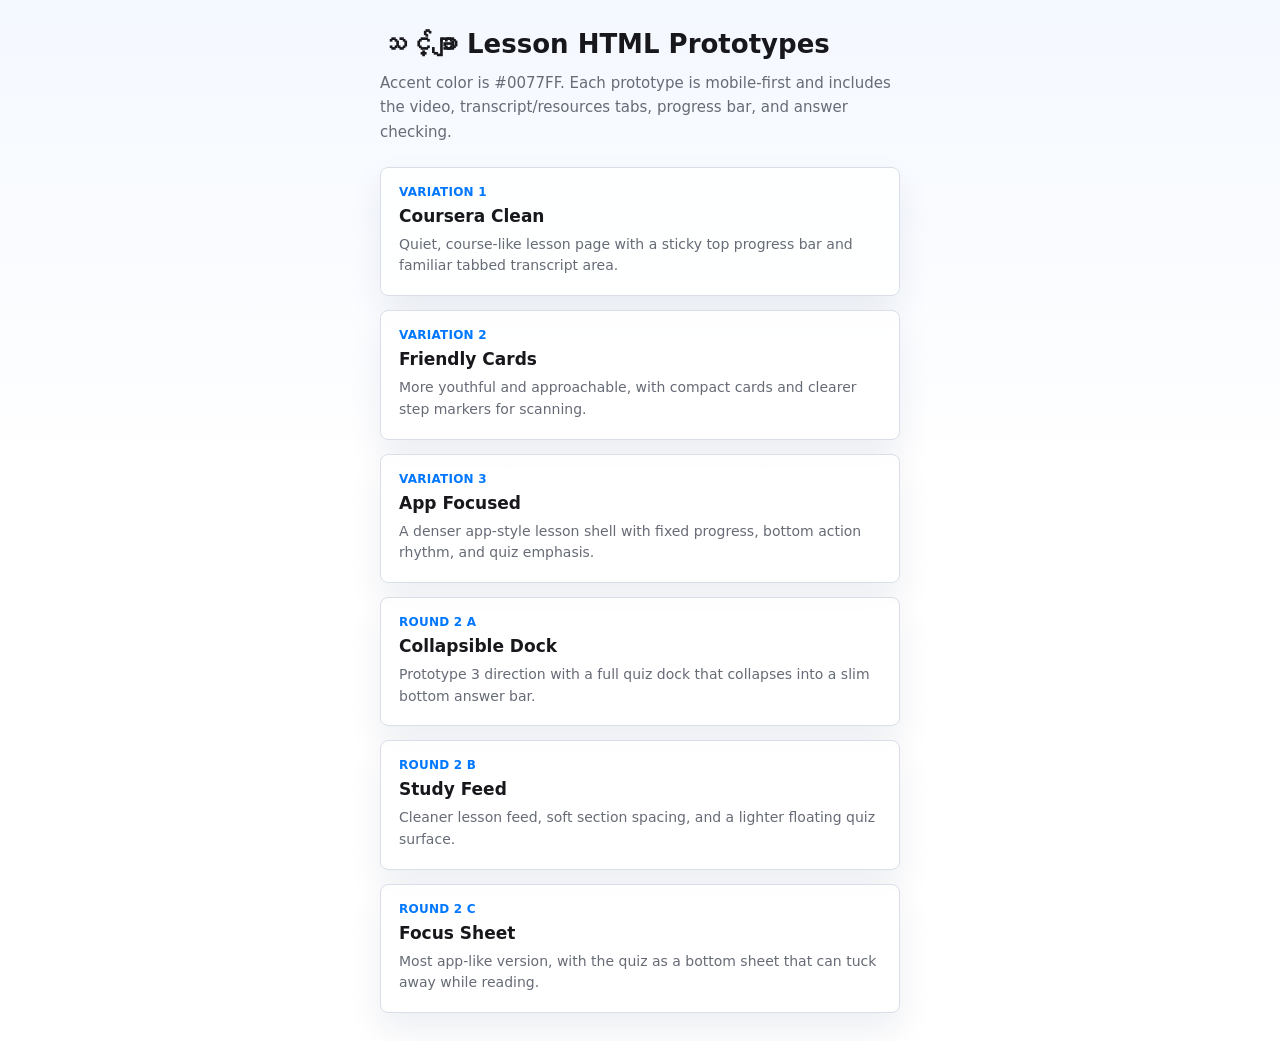
<file: index.html>
<!doctype html>
<html lang="my">
<head>
  <meta charset="utf-8">
  <meta name="viewport" content="width=device-width, initial-scale=1">
  <title>Order of Operations Prototypes</title>
  <style>
    :root {
      --accent: #0077ff;
      --ink: #17171c;
      --muted: #666b76;
      --line: #d9dee8;
      --surface: #f6f8fb;
      --card: #ffffff;
      font-family: "Myanmar Sangam MN", "Noto Sans Myanmar", "Padauk", system-ui, sans-serif;
    }
    * { box-sizing: border-box; }
    body {
      margin: 0;
      min-height: 100vh;
      background: linear-gradient(180deg, #f4f8ff 0%, #ffffff 46%);
      color: var(--ink);
      display: grid;
      place-items: center;
      padding: 28px 18px;
    }
    main {
      width: min(100%, 520px);
    }
    h1 {
      margin: 0 0 10px;
      font-size: 26px;
      line-height: 1.25;
      letter-spacing: 0;
    }
    p {
      margin: 0 0 22px;
      color: var(--muted);
      line-height: 1.65;
      font-size: 15px;
    }
    .grid {
      display: grid;
      gap: 14px;
    }
    a {
      display: grid;
      gap: 8px;
      padding: 18px;
      min-height: 120px;
      border: 1px solid var(--line);
      border-radius: 8px;
      background: rgba(255, 255, 255, .9);
      color: inherit;
      text-decoration: none;
      box-shadow: 0 16px 34px rgba(0, 34, 90, .08);
    }
    strong { font-size: 17px; }
    span { color: var(--muted); line-height: 1.55; font-size: 14px; }
    .pill {
      justify-self: start;
      color: var(--accent);
      font: 700 12px/1 system-ui, sans-serif;
      letter-spacing: .02em;
      text-transform: uppercase;
    }
  </style>
</head>
<body>
  <main>
    <h1>သင်္ချာ Lesson HTML Prototypes</h1>
    <p>Accent color is #0077FF. Each prototype is mobile-first and includes the video, transcript/resources tabs, progress bar, and answer checking.</p>
    <div class="grid">
      <a href="prototype-1-coursera-clean.html">
        <span class="pill">Variation 1</span>
        <strong>Coursera Clean</strong>
        <span>Quiet, course-like lesson page with a sticky top progress bar and familiar tabbed transcript area.</span>
      </a>
      <a href="prototype-2-friendly-cards.html">
        <span class="pill">Variation 2</span>
        <strong>Friendly Cards</strong>
        <span>More youthful and approachable, with compact cards and clearer step markers for scanning.</span>
      </a>
      <a href="prototype-3-app-focused.html">
        <span class="pill">Variation 3</span>
        <strong>App Focused</strong>
        <span>A denser app-style lesson shell with fixed progress, bottom action rhythm, and quiz emphasis.</span>
      </a>
      <a href="round2-1-collapsible-dock.html">
        <span class="pill">Round 2 A</span>
        <strong>Collapsible Dock</strong>
        <span>Prototype 3 direction with a full quiz dock that collapses into a slim bottom answer bar.</span>
      </a>
      <a href="round2-2-study-feed.html">
        <span class="pill">Round 2 B</span>
        <strong>Study Feed</strong>
        <span>Cleaner lesson feed, soft section spacing, and a lighter floating quiz surface.</span>
      </a>
      <a href="round2-3-focus-sheet.html">
        <span class="pill">Round 2 C</span>
        <strong>Focus Sheet</strong>
        <span>Most app-like version, with the quiz as a bottom sheet that can tuck away while reading.</span>
      </a>
    </div>
  </main>
</body>
</html>
</file>
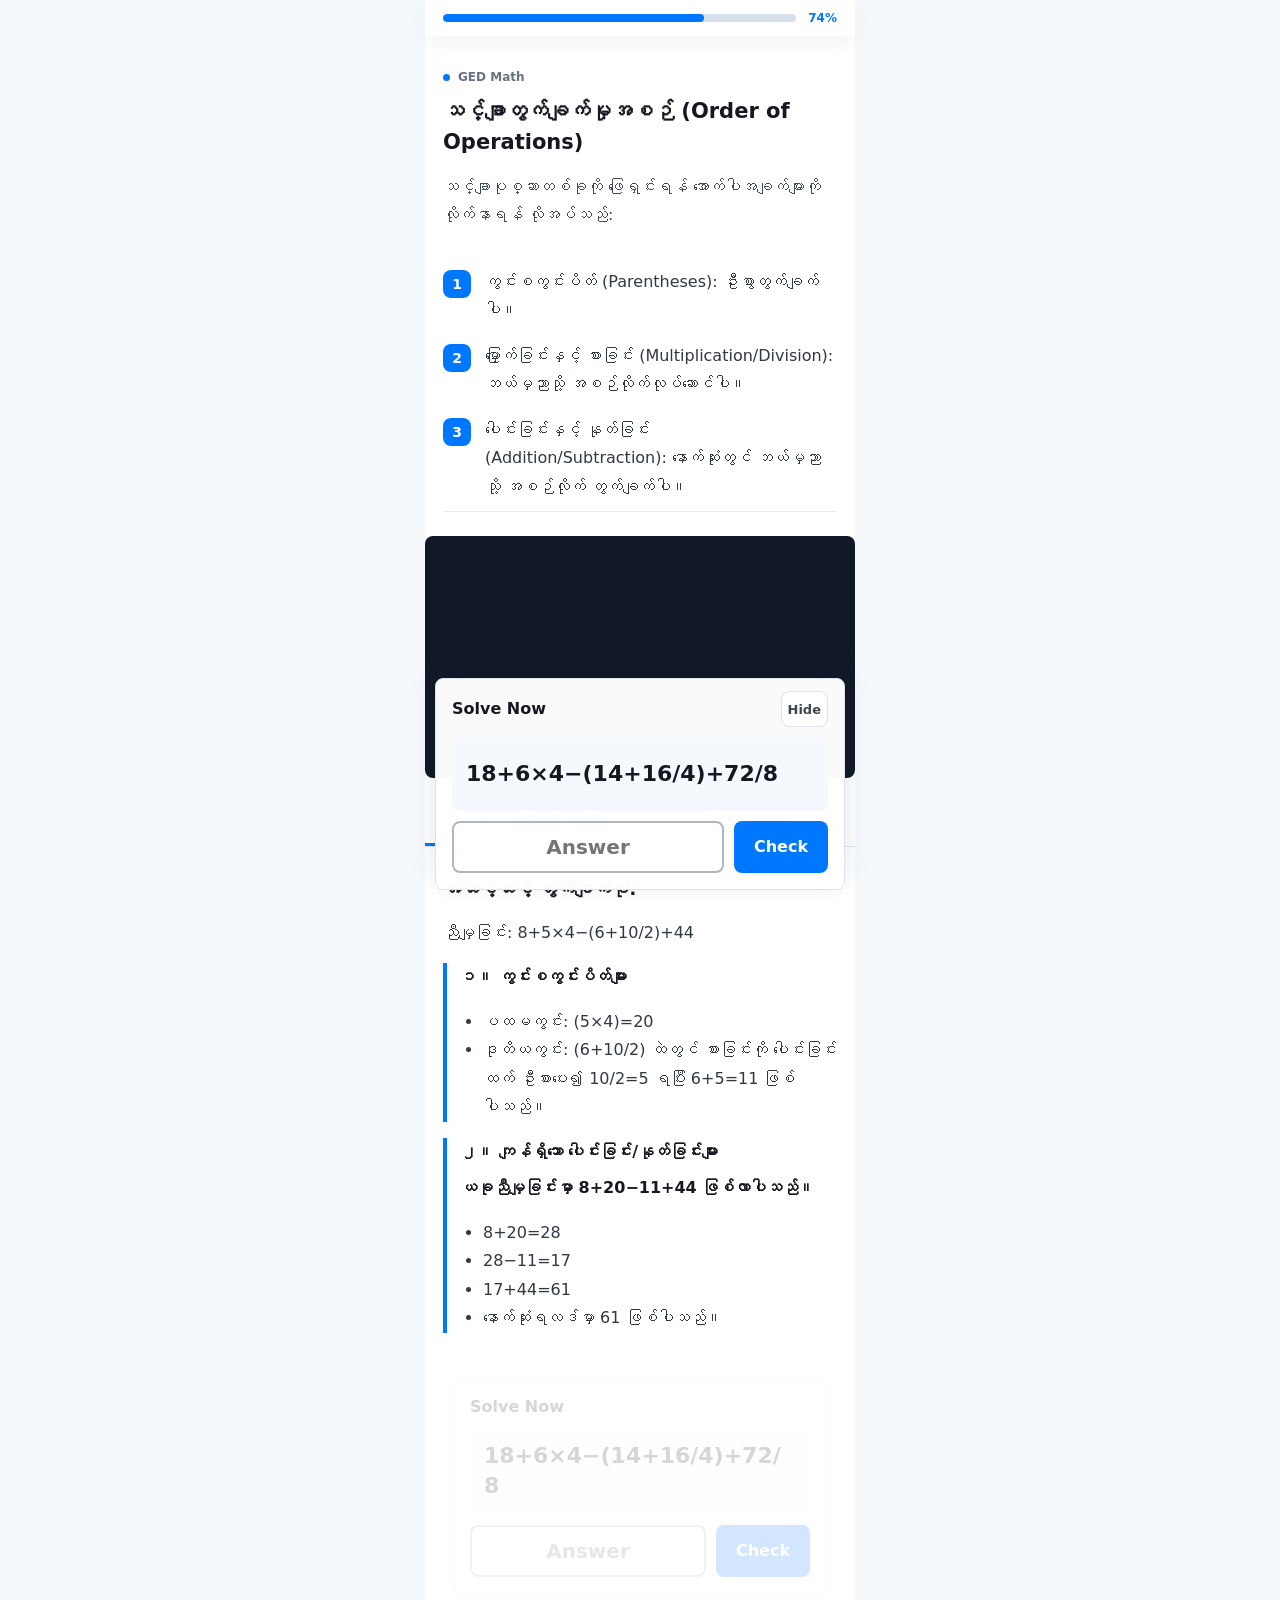
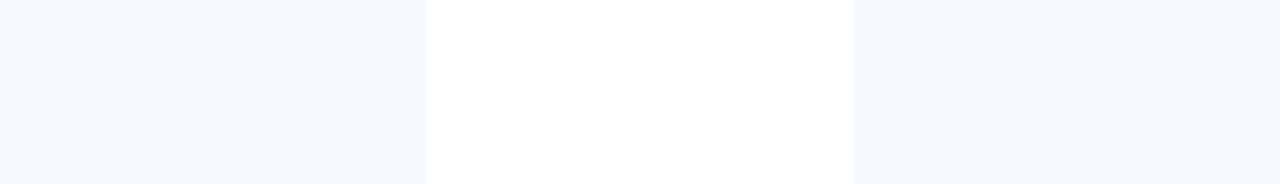
<file: vercel-test/index.html>
<!doctype html>
<html lang="my">
<head>
  <meta charset="utf-8">
  <meta name="viewport" content="width=device-width, initial-scale=1">
  <title>GED Math Lesson Prototype</title>
  <style>
:root {
  --accent: #0077ff;
  --accent-soft: #e7f2ff;
  --ink: #151820;
  --body: #303844;
  --muted: #68717f;
  --line: #dce3ee;
  --surface: #f5f8fc;
  --surface-strong: #edf4fc;
  --success-bg: #eaf8ef;
  --success: #0c713d;
  --danger-bg: #fff0f0;
  --danger: #b02c31;
  font-family: "Myanmar Sangam MN", "Noto Sans Myanmar", "Padauk", system-ui, sans-serif;
}
* { box-sizing: border-box; }
body {
  margin: 0;
  background: #eef3f8;
  color: var(--ink);
  letter-spacing: 0;
}
button, input { font: inherit; }
.phone {
  width: min(100%, 430px);
  min-height: 100vh;
  margin: 0 auto;
  background: #fff;
  position: relative;
}
.topbar {
  position: sticky;
  top: 0;
  z-index: 30;
  padding: 12px 18px;
  background: rgba(255,255,255,.97);
  backdrop-filter: blur(14px);
}
.progress-row {
  display: grid;
  grid-template-columns: 1fr auto;
  gap: 12px;
  align-items: center;
}
.progress {
  height: 8px;
  border-radius: 999px;
  background: #d7e0eb;
  overflow: hidden;
}
.progress span {
  display: block;
  height: 100%;
  border-radius: inherit;
  background: var(--accent);
}
.percent {
  color: var(--accent);
  font: 800 12px/1 system-ui, sans-serif;
}
main {
  padding: 16px 18px var(--dock-space, 190px);
}
h1 {
  margin: 0 0 10px;
  font-size: 21px;
  line-height: 1.5;
  font-weight: 850;
}
h2 {
  margin: 0 0 12px;
  font-size: 18px;
  line-height: 1.55;
  font-weight: 850;
}
p, li {
  color: var(--body);
  line-height: 1.78;
}
ul { padding-left: 22px; }
.intro {
  margin: 0;
  color: #424b58;
  line-height: 1.78;
}
.rule-stack {
  display: grid;
  gap: 13px;
  margin: 18px 0 22px;
  counter-reset: rules;
}
.rule-stack p {
  counter-increment: rules;
  margin: 0;
  padding-left: 42px;
  position: relative;
}
.rule-stack p::before {
  content: counter(rules);
  position: absolute;
  top: 2px;
  left: 0;
  width: 28px;
  height: 28px;
  border-radius: 50%;
  display: grid;
  place-items: center;
  background: var(--accent-soft);
  color: var(--accent);
  font: 900 14px/1 system-ui, sans-serif;
}
.video-shell {
  margin: 20px -18px 0;
  background: #0f1724;
}
.video {
  aspect-ratio: 16 / 9;
  width: 100%;
}
iframe {
  display: block;
  width: 100%;
  height: 100%;
  border: 0;
}
.video-fallback {
  display: flex;
  justify-content: space-between;
  gap: 12px;
  align-items: center;
  padding: 10px 18px;
  background: #111827;
  color: #d9e6f8;
  font: 700 12px/1.35 system-ui, sans-serif;
}
.video-fallback a {
  color: #fff;
  text-decoration: none;
}
.tabs {
  position: sticky;
  top: 42px;
  z-index: 20;
  display: grid;
  grid-template-columns: 1fr 1fr;
  margin: 0 -18px 20px;
  background: #fff;
}
.tab {
  min-height: 50px;
  border: 0;
  border-bottom: 3px solid transparent;
  background: transparent;
  color: #5b6472;
  font: 800 14px/1.3 system-ui, sans-serif;
  cursor: pointer;
}
.tab[aria-selected="true"] {
  color: var(--accent);
  border-color: var(--accent);
}
.panel[hidden] { display: none; }
.panel { padding: 2px 0 10px; }
.quiz-dock {
  position: fixed;
  left: 50%;
  bottom: 0;
  transform: translateX(-50%);
  z-index: 40;
  width: min(100%, 430px);
  padding: 12px 16px max(16px, env(safe-area-inset-bottom));
  background: rgba(255,255,255,.98);
  border-top: 1px solid var(--line);
  box-shadow: 0 -14px 30px rgba(28, 42, 62, .10);
  transition: opacity .18s ease, transform .18s ease, box-shadow .18s ease, border-color .18s ease;
}
.quiz-dock.is-collapsed {
  padding-top: 10px;
}
.dock-head {
  display: flex;
  align-items: center;
  justify-content: space-between;
  gap: 12px;
  margin-bottom: 10px;
}
.dock-title {
  min-width: 0;
  font-weight: 850;
  line-height: 1.35;
}
.dock-toggle {
  flex: 0 0 auto;
  min-width: 44px;
  min-height: 36px;
  border: 1px solid var(--line);
  border-radius: 8px;
  background: #fff;
  color: #3e4652;
  font: 800 13px/1 system-ui, sans-serif;
  cursor: pointer;
}
.equation {
  min-height: 74px;
  display: flex;
  align-items: center;
  padding: 14px;
  border-radius: 8px;
  background: var(--surface);
  font: 750 22px/1.35 "Inter", "Roboto", system-ui, sans-serif;
  word-break: break-word;
}
.answer-row {
  display: grid;
  grid-template-columns: 1fr 94px;
  gap: 10px;
  margin-top: 10px;
}
input {
  min-width: 0;
  min-height: 52px;
  border: 2px solid #aeb6c2;
  border-radius: 8px;
  text-align: center;
  padding: 0 12px;
  color: var(--ink);
  font: 800 20px/1 system-ui, sans-serif;
  outline: none;
}
input:focus {
  border-color: var(--accent);
  box-shadow: 0 0 0 4px var(--accent-soft);
}
.check {
  min-height: 52px;
  border: 0;
  border-radius: 8px;
  background: #242732;
  color: #fff;
  font: 800 16px/1 system-ui, sans-serif;
  cursor: pointer;
}
.feedback {
  min-height: 0;
  max-height: 0;
  overflow: hidden;
  margin-top: 0;
  border-radius: 8px;
  font-weight: 800;
  line-height: 1.55;
  transition: max-height .2s ease, margin-top .2s ease, padding .2s ease;
}
.feedback.ok, .feedback.no {
  max-height: 92px;
  margin-top: 10px;
  padding: 9px 12px;
}
.feedback.ok { color: var(--success); background: var(--success-bg); }
.feedback.no { color: var(--danger); background: var(--danger-bg); }
.quiz-dock.is-collapsed .dock-head { margin-bottom: 0; }
.quiz-dock.is-collapsed .dock-title {
  white-space: nowrap;
  overflow: hidden;
  text-overflow: ellipsis;
  font-family: "Inter", "Roboto", system-ui, sans-serif;
}
.quiz-dock.is-collapsed .equation,
.quiz-dock.is-collapsed .answer-row,
.quiz-dock.is-collapsed .feedback {
  display: none;
}
.quiz-inline {
  width: min(calc(100% - 20px), 410px);
  margin: 24px auto 0;
  padding: 12px 16px 16px;
  border: 1px solid var(--line);
  border-radius: 8px;
  background: rgba(255,255,255,.98);
  opacity: .18;
  box-shadow: none;
  transition: opacity .18s ease, box-shadow .18s ease;
}
.quiz-inline .dock-head {
  margin-bottom: 10px;
}
.quiz-inline.is-merge-visible {
  opacity: .58;
}
.quiz-inline.is-active-end {
  opacity: 1;
  box-shadow: 0 12px 26px rgba(30, 47, 69, .06);
}
.quiz-dock.is-merging-at-end {
  opacity: .64;
  box-shadow: 0 -4px 14px rgba(28, 42, 62, .06);
  border-color: rgba(220, 227, 238, .64);
}
.quiz-dock.is-docked-at-end {
  opacity: 0;
  pointer-events: none;
  transform: translateX(-50%);
  box-shadow: none;
}
.lesson-mini {
  display: inline-flex;
  align-items: center;
  gap: 8px;
  color: var(--muted);
  font: 800 12px/1.4 system-ui, sans-serif;
  margin-bottom: 10px;
}
.dot {
  width: 7px;
  height: 7px;
  border-radius: 50%;
  background: var(--accent);
}
@media (max-width: 370px) {
  main { padding-left: 16px; padding-right: 16px; }
  h1 { font-size: 20px; }
  .equation { font-size: 20px; }
  .answer-row { grid-template-columns: 1fr 88px; }
  .video-shell, .tabs { margin-left: -16px; margin-right: -16px; }
}

  </style>
  <style>
    body { background: #f6f9fc; }
    .topbar {
      border-bottom: 0;
      box-shadow: 0 8px 22px rgba(20, 38, 58, .05);
    }
    .lesson-head {
      padding: 14px 0 18px;
    }
    .lesson-head h1 { margin-bottom: 14px; }
    .rule-stack {
      gap: 16px;
      padding: 2px 0 10px;
      border-bottom: 1px solid rgba(220, 227, 238, .72);
    }
    .rule-stack p {
      min-height: 58px;
      display: flex;
      align-items: flex-start;
    }
    .rule-stack p::before {
      border-radius: 8px;
      background: var(--accent);
      color: #fff;
    }
    .video-shell {
      margin-top: 24px;
      border-radius: 8px;
      overflow: hidden;
      background: #111827;
    }
    .video-shell .video {
      display: block;
    }
    .tabs {
      top: 44px;
      margin-top: 18px;
      border-bottom: 1px solid rgba(220, 227, 238, .9);
    }
    .panel {
      padding-top: 8px;
    }
    .step {
      margin: 16px 0;
      padding-left: 14px;
      border-left: 4px solid var(--accent);
    }
    .step p {
      margin: 0 0 8px;
      font-weight: 800;
      color: var(--ink);
    }
    .quiz-dock {
      bottom: max(10px, env(safe-area-inset-bottom));
      margin: 0;
      width: min(calc(100% - 20px), 410px);
      border: 1px solid var(--line);
      border-radius: 8px;
      box-shadow: 0 -8px 26px rgba(28, 42, 62, .12);
    }
    .quiz-inline {
      box-shadow: none;
    }
    .check { background: var(--accent); }
  </style>
</head>
<body>
  <div class="phone">
    <header class="topbar">
      <div class="progress-row">
        <div class="progress"><span style="width: 74%"></span></div>
        <span class="percent">74%</span>
      </div>
    </header>
    <main>
      <section class="lesson-head">
        <span class="lesson-mini"><span class="dot"></span>GED Math</span>
        <h1>သင်္ချာတွက်ချက်မှုအစဉ် (Order of Operations)</h1>
        <p class="intro">သင်္ချာပုစ္ဆာတစ်ခုကို ဖြေရှင်းရန် အောက်ပါအချက်များကို လိုက်နာရန် လိုအပ်သည်:</p>
      </section>
      <section class="rule-stack">
        <p>ကွင်းစကွင်းပိတ် (Parentheses): ဦးစွာတွက်ချက်ပါ။</p>
        <p>မြှောက်ခြင်းနှင့် စားခြင်း (Multiplication/Division): ဘယ်မှညာသို့ အစဉ်လိုက်လုပ်ဆောင်ပါ။</p>
        <p>ပေါင်းခြင်းနှင့် နုတ်ခြင်း (Addition/Subtraction): နောက်ဆုံးတွင် ဘယ်မှညာသို့ အစဉ်လိုက် တွက်ချက်ပါ။</p>
      </section>
      <section class="video-shell">
        <div class="video">
          <iframe src="https://www.youtube-nocookie.com/embed/GiSpzFKI5_w?playsinline=1&rel=0&modestbranding=1" title="Order of Operations video" allow="accelerometer; autoplay; clipboard-write; encrypted-media; gyroscope; picture-in-picture; web-share" referrerpolicy="strict-origin-when-cross-origin" allowfullscreen></iframe>
        </div>
      </section>
      <nav class="tabs" aria-label="Lesson materials">
        <button class="tab" aria-selected="true" data-panel="transcript-b">Myanmar Explanation</button>
        <button class="tab" aria-selected="false" data-panel="resources-b">Resources</button>
      </nav>
      <section id="transcript-b" class="panel">
        <h2>အဆင့်ဆင့် တွက်ချက်ပုံ:</h2>
        <p>ညီမျှခြင်း: 8+5×4−(6+10/2)+44</p>
        <div class="step">
          <p>၁။ ကွင်းစကွင်းပိတ်များ</p>
          <ul>
            <li>ပထမကွင်း: (5×4)=20</li>
            <li>ဒုတိယကွင်း: (6+10/2) ထဲတွင် စားခြင်းကို ပေါင်းခြင်းထက် ဦးစားပေး၍ 10/2=5 ရပြီး 6+5=11 ဖြစ်ပါသည်။</li>
          </ul>
        </div>
        <div class="step">
          <p>၂။ ကျန်ရှိသော ပေါင်းခြင်း/နုတ်ခြင်းများ</p>
          <p>ယခုညီမျှခြင်းမှာ 8+20−11+44 ဖြစ်လာပါသည်။</p>
          <ul>
            <li>8+20=28</li>
            <li>28−11=17</li>
            <li>17+44=61</li>
            <li>နောက်ဆုံးရလဒ်မှာ 61 ဖြစ်ပါသည်။</li>
          </ul>
        </div>
      </section>
      <section id="resources-b" class="panel" hidden>
        <h2>အကူအညီ</h2>
        <ul>
          <li>မြှောက်ခြင်းနဲ့ စားခြင်းကို အရင်ရှင်းပါ။</li>
          <li>ကိန်းစဉ်ပြောင်းသွားတိုင်း အဆင့်အသစ်အနေနဲ့ ရေးပါ။</li>
          <li>အဖြေ 33 ရမရ ကိုယ်တိုင်တစ်ဆင့်ချင်းစစ်ပါ။</li>
        </ul>
      </section>
      <section class="quiz-inline" data-inline-quiz aria-label="Final quiz at lesson end">
        <div class="dock-head">
          <div class="dock-title">Solve Now</div>
        </div>
        <div class="equation">18+6×4−(14+16/4)+72/8</div>
        <div class="answer-row">
          <input inputmode="numeric" placeholder="Answer" aria-label="Answer">
          <button class="check">Check</button>
        </div>
        <div class="feedback" aria-live="polite"></div>
      </section>
    </main>
    <section class="quiz-dock" data-float-quiz data-collapsed-title="Solve: 18+6×4−(14+16/4)+72/8" aria-label="Floating final quiz">
      <div class="dock-head">
        <div class="dock-title">Solve Now</div>
        <button class="dock-toggle" aria-expanded="true">Hide</button>
      </div>
      <div class="equation">18+6×4−(14+16/4)+72/8</div>
      <div class="answer-row">
        <input inputmode="numeric" placeholder="Answer" aria-label="Answer">
        <button class="check">Check</button>
      </div>
      <div class="feedback" aria-live="polite"></div>
    </section>
  </div>
  <script>
document.querySelectorAll(".tab").forEach((tab) => {
  tab.addEventListener("click", () => {
    document.querySelectorAll(".tab").forEach((item) => {
      item.setAttribute("aria-selected", String(item === tab));
    });
    document.querySelectorAll(".panel").forEach((panel) => {
      panel.hidden = panel.id !== tab.dataset.panel;
    });
  });
});

document.querySelectorAll(".quiz-dock").forEach((dock) => {
  const toggle = dock.querySelector(".dock-toggle");
  const title = dock.querySelector(".dock-title");
  const expandedTitle = title.textContent;
  const collapsedTitle = dock.dataset.collapsedTitle || "18+6×4−(14+16/4)+72/8";

  toggle.addEventListener("click", () => {
    const collapsed = dock.classList.toggle("is-collapsed");
    toggle.textContent = collapsed ? "Open" : "Hide";
    toggle.setAttribute("aria-expanded", String(!collapsed));
    title.textContent = collapsed ? collapsedTitle : expandedTitle;
    document.documentElement.style.setProperty("--dock-space", collapsed ? "92px" : "190px");
  });
});

function syncQuizState(source) {
  const inputValue = source.querySelector("input")?.value || "";
  const feedback = source.querySelector(".feedback");
  document.querySelectorAll(".quiz-dock, .quiz-inline").forEach((quiz) => {
    if (quiz === source) return;
    const input = quiz.querySelector("input");
    const targetFeedback = quiz.querySelector(".feedback");
    if (input && input.value !== inputValue) input.value = inputValue;
    if (feedback && targetFeedback) {
      targetFeedback.textContent = feedback.textContent;
      targetFeedback.className = feedback.className;
    }
  });
}

document.querySelectorAll(".quiz-dock input, .quiz-inline input").forEach((input) => {
  input.addEventListener("input", () => {
    const quiz = input.closest(".quiz-dock, .quiz-inline");
    syncQuizState(quiz);
  });
});

document.querySelectorAll(".check").forEach((button) => {
  button.addEventListener("click", () => {
    const dock = button.closest(".quiz-dock, .quiz-inline");
    const input = dock.querySelector("input");
    const feedback = dock.querySelector(".feedback");
    const answer = Number(input.value.trim());

    feedback.className = "feedback";
    if (!input.value.trim()) {
      feedback.textContent = "အဖြေတစ်ခုထည့်ပေးပါ။";
      feedback.classList.add("no");
    } else if (answer === 33) {
      feedback.textContent = "မှန်ပါတယ်။ နောက်ဆုံးရလဒ်က 33 ဖြစ်ပါတယ်။";
      feedback.classList.add("ok");
    } else {
      feedback.textContent = "မမှန်သေးပါ။ ကွင်းထဲက 14+16/4၊ ပြီးရင် 72/8 ကို အရင်တွက်ကြည့်ပါ။";
      feedback.classList.add("no");
    }
    syncQuizState(dock);
  });
});

document.querySelectorAll("[data-float-quiz]").forEach((floatingQuiz) => {
  const inlineQuiz = document.querySelector("[data-inline-quiz]");
  if (!inlineQuiz || !("IntersectionObserver" in window)) return;

  const observer = new IntersectionObserver((entries) => {
    const ratio = entries[0]?.intersectionRatio || 0;
    inlineQuiz.classList.toggle("is-merge-visible", ratio > 0.06);
    inlineQuiz.classList.toggle("is-active-end", ratio > 0.58);
    floatingQuiz.classList.toggle("is-merging-at-end", ratio > 0.06 && ratio <= 0.58);
    floatingQuiz.classList.toggle("is-docked-at-end", ratio > 0.58);
    document.documentElement.style.setProperty("--dock-space", ratio > 0.58 ? "34px" : "190px");
  }, { threshold: [0, 0.06, 0.24, 0.58, 0.82] });

  observer.observe(inlineQuiz);
});

  </script>
</body>
</html>
</file>
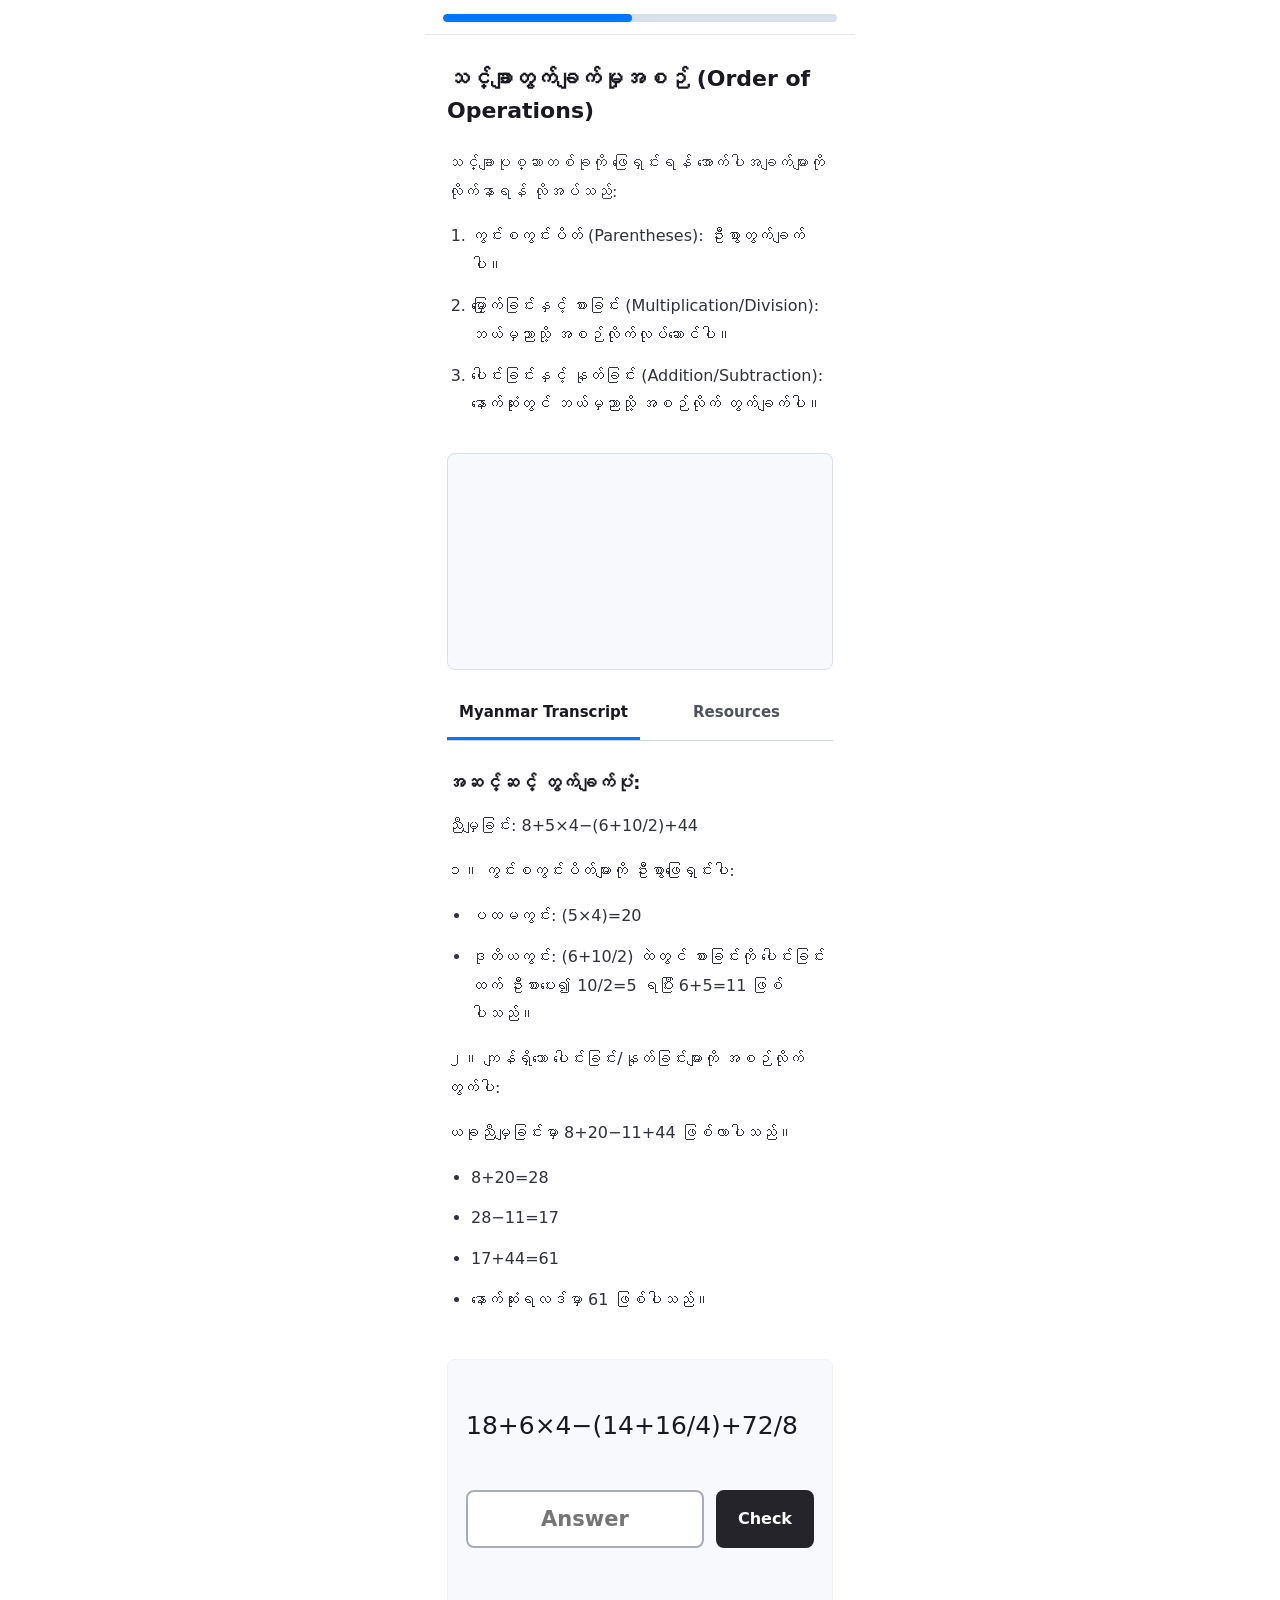
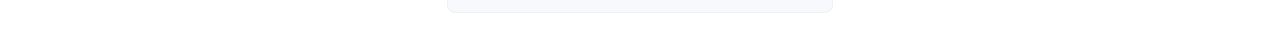
<file: prototype-1-coursera-clean.html>
<!doctype html>
<html lang="my">
<head>
  <meta charset="utf-8">
  <meta name="viewport" content="width=device-width, initial-scale=1">
  <title>Prototype 1 - Coursera Clean</title>
  <style>
    :root {
      --accent: #0077ff;
      --accent-soft: #eaf3ff;
      --ink: #191920;
      --muted: #626977;
      --line: #d9dee8;
      --surface: #f7f9fc;
      --success: #107c41;
      --danger: #bc2f32;
      font-family: "Myanmar Sangam MN", "Noto Sans Myanmar", "Padauk", system-ui, sans-serif;
    }
    * { box-sizing: border-box; }
    body {
      margin: 0;
      background: #fff;
      color: var(--ink);
      font-size: 16px;
      letter-spacing: 0;
    }
    .phone {
      width: min(100%, 430px);
      margin: 0 auto;
      min-height: 100vh;
      background: #fff;
    }
    .topbar {
      position: sticky;
      top: 0;
      z-index: 20;
      background: rgba(255,255,255,.96);
      backdrop-filter: blur(10px);
      padding: 14px 18px 12px;
      border-bottom: 1px solid rgba(217, 222, 232, .7);
    }
    .progress {
      height: 8px;
      border-radius: 999px;
      background: #d7e0eb;
      overflow: hidden;
    }
    .progress span { display: block; width: 48%; height: 100%; border-radius: inherit; background: var(--accent); }
    main { padding: 28px 22px 34px; }
    h1 {
      margin: 0 0 22px;
      font-size: 22px;
      line-height: 1.45;
      font-weight: 800;
    }
    h2 {
      margin: 28px 0 12px;
      font-size: 18px;
      line-height: 1.55;
    }
    p, li {
      line-height: 1.8;
      color: #2f3238;
    }
    ol, ul {
      padding-left: 24px;
      margin: 0;
    }
    li + li { margin-top: 12px; }
    .intro {
      color: #3d424b;
      margin: 0 0 16px;
    }
    .video {
      margin: 34px 0 0;
      aspect-ratio: 16 / 9;
      border-radius: 8px;
      overflow: hidden;
      background: var(--surface);
      border: 1px solid var(--line);
    }
    iframe { width: 100%; height: 100%; border: 0; display: block; }
    .tabs {
      display: grid;
      grid-template-columns: 1fr 1fr;
      margin: 18px 0 26px;
      border-bottom: 1px solid #cfd5df;
    }
    .tab {
      appearance: none;
      border: 0;
      background: transparent;
      padding: 14px 8px;
      color: #50535c;
      font: 700 15px/1.35 system-ui, sans-serif;
      cursor: pointer;
      border-bottom: 3px solid transparent;
    }
    .tab[aria-selected="true"] {
      color: var(--ink);
      border-color: var(--accent);
    }
    .panel[hidden] { display: none; }
    .panel { padding-bottom: 10px; }
    .quiz {
      margin-top: 34px;
      padding: 18px;
      border-radius: 8px;
      background: var(--surface);
      border: 1px solid #edf0f5;
    }
    .equation {
      min-height: 96px;
      display: flex;
      align-items: center;
      font: 500 25px/1.35 "Inter", "Roboto", system-ui, sans-serif;
      word-break: break-word;
    }
    .answer-row {
      display: grid;
      grid-template-columns: 1fr auto;
      gap: 12px;
      margin-top: 16px;
      align-items: center;
    }
    input {
      width: 100%;
      min-height: 58px;
      border: 2px solid #a8adb5;
      border-radius: 8px;
      padding: 0 16px;
      font: 600 21px/1 system-ui, sans-serif;
      text-align: center;
      outline: none;
    }
    input:focus { border-color: var(--accent); box-shadow: 0 0 0 4px var(--accent-soft); }
    .check {
      min-height: 58px;
      border: 0;
      border-radius: 8px;
      padding: 0 22px;
      color: white;
      background: #26242b;
      font: 800 16px/1 system-ui, sans-serif;
      cursor: pointer;
    }
    .feedback {
      min-height: 34px;
      margin-top: 12px;
      font-weight: 700;
      line-height: 1.55;
    }
    .feedback.ok { color: var(--success); }
    .feedback.no { color: var(--danger); }
  </style>
</head>
<body>
  <div class="phone">
    <header class="topbar" aria-label="Lesson progress">
      <div class="progress"><span></span></div>
    </header>
    <main>
      <h1>သင်္ချာတွက်ချက်မှုအစဉ် (Order of Operations)</h1>
      <p class="intro">သင်္ချာပုစ္ဆာတစ်ခုကို ဖြေရှင်းရန် အောက်ပါအချက်များကို လိုက်နာရန် လိုအပ်သည်:</p>
      <ol>
        <li>ကွင်းစကွင်းပိတ် (Parentheses): ဦးစွာတွက်ချက်ပါ။</li>
        <li>မြှောက်ခြင်းနှင့် စားခြင်း (Multiplication/Division): ဘယ်မှညာသို့ အစဉ်လိုက်လုပ်ဆောင်ပါ။</li>
        <li>ပေါင်းခြင်းနှင့် နုတ်ခြင်း (Addition/Subtraction): နောက်ဆုံးတွင် ဘယ်မှညာသို့ အစဉ်လိုက် တွက်ချက်ပါ။</li>
      </ol>

      <section class="video" aria-label="Lesson video">
        <iframe src="https://www.youtube.com/embed/GiSpzFKI5_w?start=266" title="Order of Operations video" allowfullscreen></iframe>
      </section>

      <nav class="tabs" aria-label="Lesson materials">
        <button class="tab" aria-selected="true" data-panel="transcript">Myanmar Transcript</button>
        <button class="tab" aria-selected="false" data-panel="resources">Resources</button>
      </nav>

      <section id="transcript" class="panel">
        <h2>အဆင့်ဆင့် တွက်ချက်ပုံ:</h2>
        <p>ညီမျှခြင်း: 8+5×4−(6+10/2)+44</p>
        <p>၁။ ကွင်းစကွင်းပိတ်များကို ဦးစွာဖြေရှင်းပါ:</p>
        <ul>
          <li>ပထမကွင်း: (5×4)=20</li>
          <li>ဒုတိယကွင်း: (6+10/2) ထဲတွင် စားခြင်းကို ပေါင်းခြင်းထက် ဦးစားပေး၍ 10/2=5 ရပြီး 6+5=11 ဖြစ်ပါသည်။</li>
        </ul>
        <p>၂။ ကျန်ရှိသော ပေါင်းခြင်း/နုတ်ခြင်းများကို အစဉ်လိုက်တွက်ပါ:</p>
        <p>ယခုညီမျှခြင်းမှာ 8+20−11+44 ဖြစ်လာပါသည်။</p>
        <ul>
          <li>8+20=28</li>
          <li>28−11=17</li>
          <li>17+44=61</li>
          <li>နောက်ဆုံးရလဒ်မှာ 61 ဖြစ်ပါသည်။</li>
        </ul>
      </section>

      <section id="resources" class="panel" hidden>
        <h2>မှတ်ထားရန်</h2>
        <ul>
          <li>ကွင်းစကွင်းပိတ်ထဲက အပိုင်းကို အရင်ရှင်းပါ။</li>
          <li>မြှောက်ခြင်း၊ စားခြင်းကို ဘယ်မှညာသို့ လုပ်ပါ။</li>
          <li>နောက်ဆုံးမှာ ပေါင်းခြင်း၊ နုတ်ခြင်းကို ဘယ်မှညာသို့ တွက်ပါ။</li>
        </ul>
      </section>

      <section class="quiz" aria-label="Final quiz">
        <div class="equation">18+6×4−(14+16/4)+72/8</div>
        <div class="answer-row">
          <input inputmode="numeric" aria-label="Answer" placeholder="Answer">
          <button class="check">Check</button>
        </div>
        <div class="feedback" aria-live="polite"></div>
      </section>
    </main>
  </div>
  <script>
    const tabs = document.querySelectorAll(".tab");
    tabs.forEach((tab) => {
      tab.addEventListener("click", () => {
        tabs.forEach((item) => item.setAttribute("aria-selected", "false"));
        tab.setAttribute("aria-selected", "true");
        document.querySelectorAll(".panel").forEach((panel) => panel.hidden = panel.id !== tab.dataset.panel);
      });
    });
    document.querySelector(".check").addEventListener("click", () => {
      const input = document.querySelector("input");
      const feedback = document.querySelector(".feedback");
      const value = Number(input.value.trim());
      feedback.className = "feedback";
      if (!input.value.trim()) {
        feedback.textContent = "အဖြေထည့်ပြီးမှ စစ်ကြည့်ပါ။";
        feedback.classList.add("no");
      } else if (value === 33) {
        feedback.textContent = "မှန်ပါတယ်။ နောက်ဆုံးရလဒ်က 33 ဖြစ်ပါတယ်။";
        feedback.classList.add("ok");
      } else {
        feedback.textContent = "မမှန်သေးပါ။ ကွင်းစကွင်းပိတ်နဲ့ မြှောက်/စားခြင်းကို အရင်တွက်ကြည့်ပါ။";
        feedback.classList.add("no");
      }
    });
  </script>
</body>
</html>
</file>
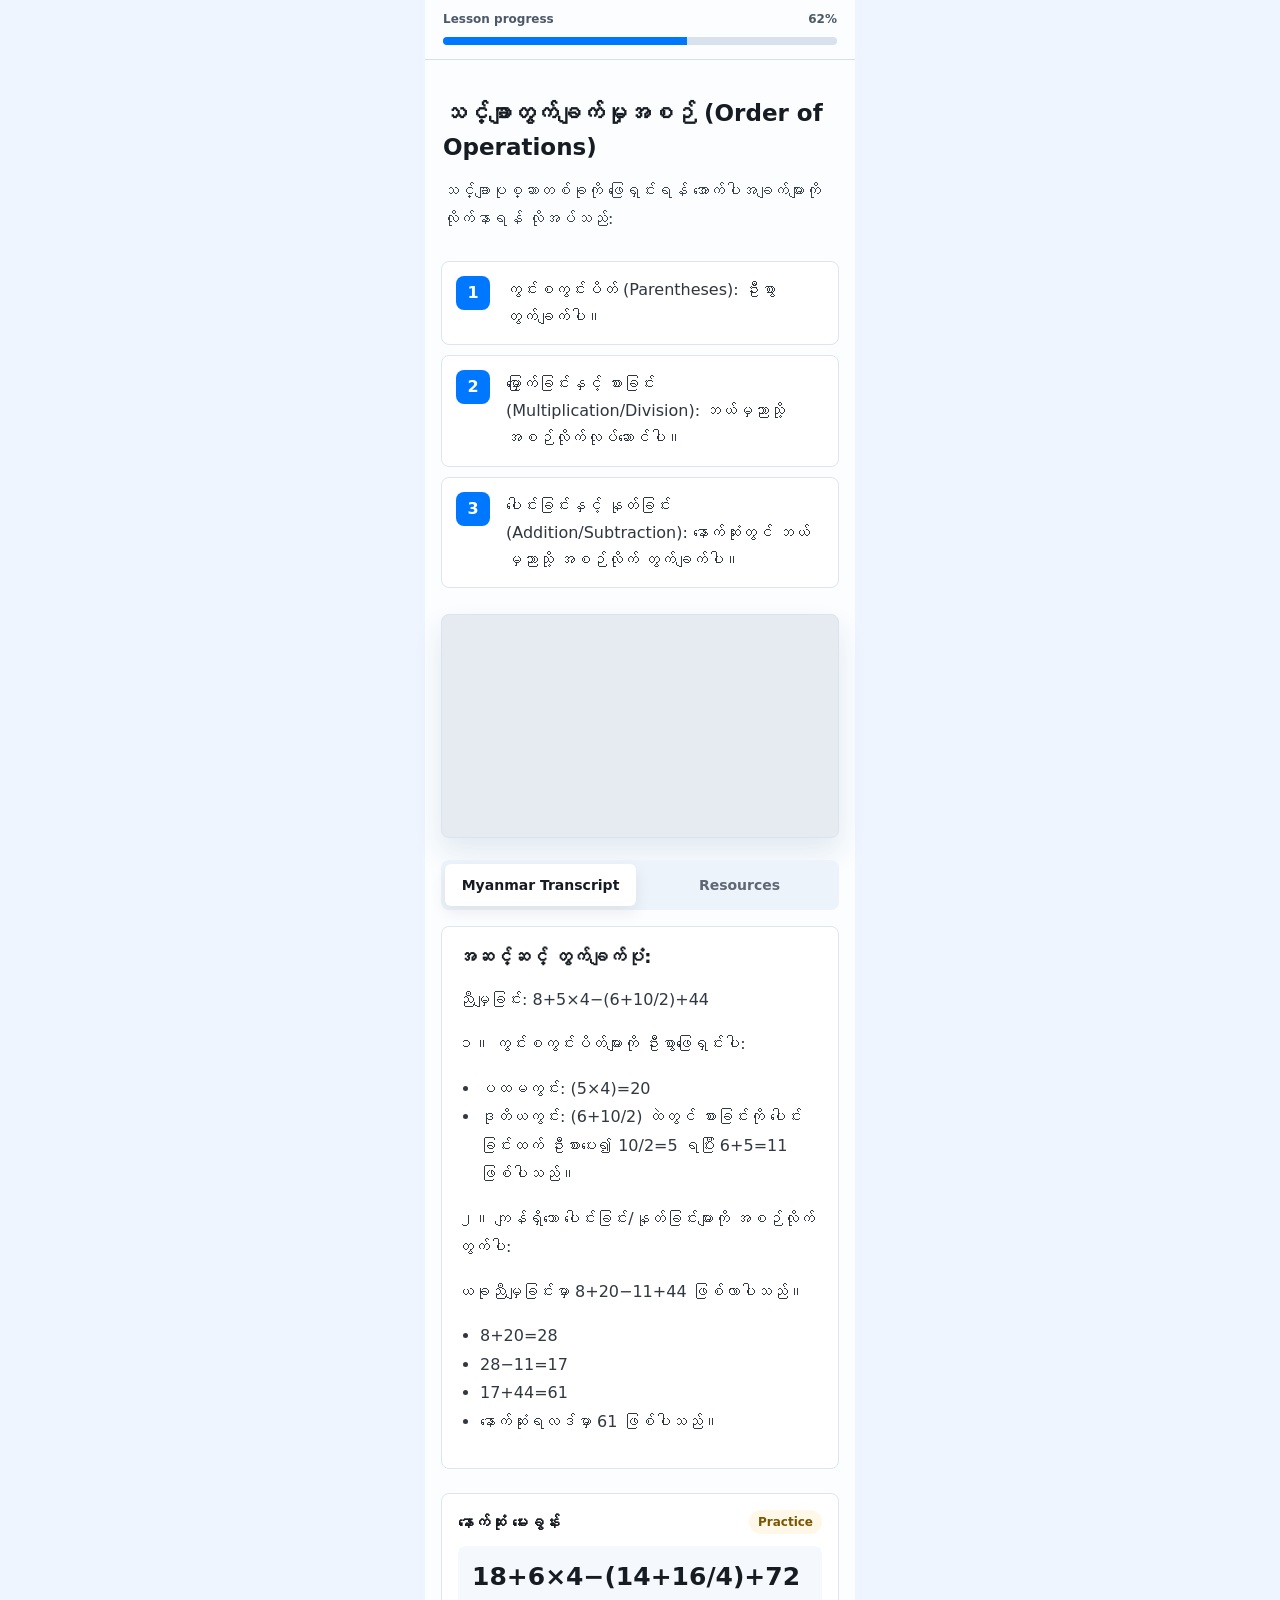
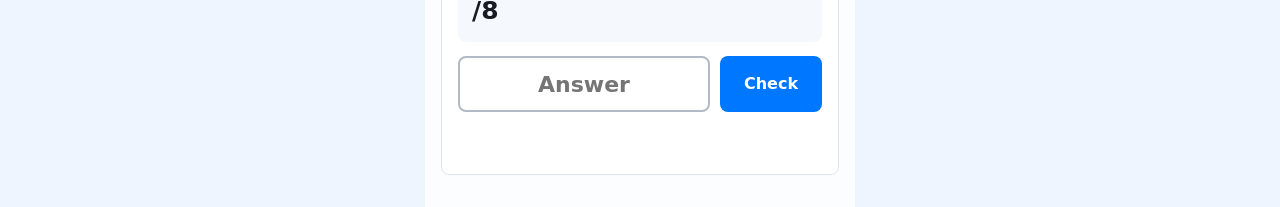
<file: prototype-2-friendly-cards.html>
<!doctype html>
<html lang="my">
<head>
  <meta charset="utf-8">
  <meta name="viewport" content="width=device-width, initial-scale=1">
  <title>Prototype 2 - Friendly Cards</title>
  <style>
    :root {
      --accent: #0077ff;
      --accent-2: #00a7a7;
      --ink: #171b22;
      --muted: #68707f;
      --line: #dfe5ef;
      --surface: #f5f8fc;
      --warm: #fff8e8;
      --success: #0d7a44;
      --danger: #b63436;
      font-family: "Myanmar Sangam MN", "Noto Sans Myanmar", "Padauk", system-ui, sans-serif;
    }
    * { box-sizing: border-box; }
    body {
      margin: 0;
      background: #eef5ff;
      color: var(--ink);
    }
    .phone {
      width: min(100%, 430px);
      margin: 0 auto;
      min-height: 100vh;
      background: #fbfdff;
    }
    .topbar {
      position: sticky;
      top: 0;
      z-index: 10;
      padding: 12px 18px 14px;
      background: #fbfdff;
      border-bottom: 1px solid rgba(208, 217, 229, .8);
    }
    .label-row {
      display: flex;
      align-items: center;
      justify-content: space-between;
      margin-bottom: 9px;
      font: 700 12px/1.3 system-ui, sans-serif;
      color: #4d5868;
    }
    .progress {
      height: 8px;
      background: #d8e2ef;
      border-radius: 999px;
      overflow: hidden;
    }
    .progress span { display: block; width: 62%; height: 100%; background: var(--accent); }
    main { padding: 18px 16px 32px; }
    .hero {
      padding: 18px 2px 10px;
    }
    h1 {
      margin: 0 0 12px;
      font-size: 23px;
      line-height: 1.5;
    }
    .lead {
      margin: 0;
      color: #3c4450;
      line-height: 1.75;
    }
    .rule-list {
      display: grid;
      gap: 10px;
      margin: 18px 0 26px;
    }
    .rule {
      display: grid;
      grid-template-columns: 38px 1fr;
      gap: 12px;
      align-items: start;
      padding: 14px;
      border: 1px solid var(--line);
      border-radius: 8px;
      background: #fff;
    }
    .num {
      display: grid;
      place-items: center;
      width: 34px;
      height: 34px;
      border-radius: 8px;
      background: var(--accent);
      color: white;
      font: 800 16px/1 system-ui, sans-serif;
    }
    .rule p {
      margin: 0;
      line-height: 1.7;
      color: #2f3640;
    }
    .video {
      aspect-ratio: 16 / 9;
      overflow: hidden;
      border-radius: 8px;
      border: 1px solid #dbe3ee;
      background: #e6ebf1;
      box-shadow: 0 14px 28px rgba(21, 74, 132, .11);
    }
    iframe { width: 100%; height: 100%; border: 0; display: block; }
    .tabs {
      display: flex;
      gap: 8px;
      margin: 22px 0 16px;
      padding: 4px;
      background: #edf3fa;
      border-radius: 8px;
    }
    .tab {
      flex: 1;
      min-height: 42px;
      border: 0;
      border-radius: 6px;
      background: transparent;
      color: #5f6774;
      font: 800 14px/1.3 system-ui, sans-serif;
      cursor: pointer;
    }
    .tab[aria-selected="true"] {
      background: #fff;
      color: var(--ink);
      box-shadow: 0 6px 16px rgba(23, 27, 34, .08);
    }
    .panel {
      border: 1px solid var(--line);
      border-radius: 8px;
      background: #fff;
      padding: 16px;
    }
    .panel[hidden] { display: none; }
    h2 { margin: 0 0 12px; font-size: 18px; line-height: 1.5; }
    p, li { line-height: 1.78; color: #313841; }
    ul { margin: 10px 0 16px; padding-left: 22px; }
    .quiz {
      margin-top: 24px;
      padding: 16px;
      border-radius: 8px;
      background: #fff;
      border: 1px solid var(--line);
    }
    .quiz-title {
      display: flex;
      align-items: center;
      justify-content: space-between;
      gap: 12px;
      margin-bottom: 12px;
      font-weight: 800;
    }
    .tag {
      padding: 6px 9px;
      border-radius: 999px;
      background: var(--warm);
      color: #7a5600;
      font: 800 12px/1 system-ui, sans-serif;
      white-space: nowrap;
    }
    .equation {
      display: flex;
      align-items: center;
      min-height: 96px;
      padding: 14px;
      border-radius: 8px;
      background: var(--surface);
      font: 600 25px/1.35 "Inter", "Roboto", system-ui, sans-serif;
      word-break: break-word;
    }
    .answer-row {
      display: grid;
      grid-template-columns: 1fr 102px;
      gap: 10px;
      margin-top: 14px;
    }
    input {
      min-width: 0;
      min-height: 56px;
      border: 2px solid #b3bac5;
      border-radius: 8px;
      text-align: center;
      padding: 0 14px;
      font: 700 22px/1 system-ui, sans-serif;
      outline: none;
    }
    input:focus { border-color: var(--accent); box-shadow: 0 0 0 4px #e5f1ff; }
    .check {
      min-height: 56px;
      border: 0;
      border-radius: 8px;
      color: #fff;
      background: var(--accent);
      font: 800 16px/1 system-ui, sans-serif;
      cursor: pointer;
    }
    .feedback { min-height: 34px; margin-top: 12px; font-weight: 800; line-height: 1.55; }
    .feedback.ok { color: var(--success); }
    .feedback.no { color: var(--danger); }
  </style>
</head>
<body>
  <div class="phone">
    <header class="topbar">
      <div class="label-row"><span>Lesson progress</span><span>62%</span></div>
      <div class="progress"><span></span></div>
    </header>
    <main>
      <section class="hero">
        <h1>သင်္ချာတွက်ချက်မှုအစဉ် (Order of Operations)</h1>
        <p class="lead">သင်္ချာပုစ္ဆာတစ်ခုကို ဖြေရှင်းရန် အောက်ပါအချက်များကို လိုက်နာရန် လိုအပ်သည်:</p>
      </section>
      <section class="rule-list" aria-label="Order rules">
        <article class="rule"><span class="num">1</span><p>ကွင်းစကွင်းပိတ် (Parentheses): ဦးစွာတွက်ချက်ပါ။</p></article>
        <article class="rule"><span class="num">2</span><p>မြှောက်ခြင်းနှင့် စားခြင်း (Multiplication/Division): ဘယ်မှညာသို့ အစဉ်လိုက်လုပ်ဆောင်ပါ။</p></article>
        <article class="rule"><span class="num">3</span><p>ပေါင်းခြင်းနှင့် နုတ်ခြင်း (Addition/Subtraction): နောက်ဆုံးတွင် ဘယ်မှညာသို့ အစဉ်လိုက် တွက်ချက်ပါ။</p></article>
      </section>
      <section class="video">
        <iframe src="https://www.youtube.com/embed/GiSpzFKI5_w?start=266" title="Order of Operations video" allowfullscreen></iframe>
      </section>
      <nav class="tabs" aria-label="Lesson materials">
        <button class="tab" aria-selected="true" data-panel="transcript">Myanmar Transcript</button>
        <button class="tab" aria-selected="false" data-panel="resources">Resources</button>
      </nav>
      <section id="transcript" class="panel">
        <h2>အဆင့်ဆင့် တွက်ချက်ပုံ:</h2>
        <p>ညီမျှခြင်း: 8+5×4−(6+10/2)+44</p>
        <p>၁။ ကွင်းစကွင်းပိတ်များကို ဦးစွာဖြေရှင်းပါ:</p>
        <ul>
          <li>ပထမကွင်း: (5×4)=20</li>
          <li>ဒုတိယကွင်း: (6+10/2) ထဲတွင် စားခြင်းကို ပေါင်းခြင်းထက် ဦးစားပေး၍ 10/2=5 ရပြီး 6+5=11 ဖြစ်ပါသည်။</li>
        </ul>
        <p>၂။ ကျန်ရှိသော ပေါင်းခြင်း/နုတ်ခြင်းများကို အစဉ်လိုက်တွက်ပါ:</p>
        <p>ယခုညီမျှခြင်းမှာ 8+20−11+44 ဖြစ်လာပါသည်။</p>
        <ul>
          <li>8+20=28</li>
          <li>28−11=17</li>
          <li>17+44=61</li>
          <li>နောက်ဆုံးရလဒ်မှာ 61 ဖြစ်ပါသည်။</li>
        </ul>
      </section>
      <section id="resources" class="panel" hidden>
        <h2>Resources</h2>
        <ul>
          <li>PEMDAS/BODMAS သဘောတရားကို မှတ်ရန်။</li>
          <li>တစ်ဆင့်ချင်းရေးပြီး တွက်ပါက အမှားနည်းပါသည်။</li>
          <li>အဖြေစစ်ရာတွင် ကွင်းထဲမှ စတင်စစ်ကြည့်ပါ။</li>
        </ul>
      </section>
      <section class="quiz">
        <div class="quiz-title"><span>နောက်ဆုံး မေးခွန်း</span><span class="tag">Practice</span></div>
        <div class="equation">18+6×4−(14+16/4)+72/8</div>
        <div class="answer-row">
          <input inputmode="numeric" placeholder="Answer" aria-label="Answer">
          <button class="check">Check</button>
        </div>
        <div class="feedback" aria-live="polite"></div>
      </section>
    </main>
  </div>
  <script>
    document.querySelectorAll(".tab").forEach((tab) => {
      tab.addEventListener("click", () => {
        document.querySelectorAll(".tab").forEach((item) => item.setAttribute("aria-selected", String(item === tab)));
        document.querySelectorAll(".panel").forEach((panel) => panel.hidden = panel.id !== tab.dataset.panel);
      });
    });
    document.querySelector(".check").addEventListener("click", () => {
      const input = document.querySelector("input");
      const feedback = document.querySelector(".feedback");
      const answer = Number(input.value.trim());
      feedback.className = "feedback";
      if (!input.value.trim()) {
        feedback.textContent = "အဖြေထည့်ပါ။ ပြီးရင် Check နှိပ်ပါ။";
        feedback.classList.add("no");
      } else if (answer === 33) {
        feedback.textContent = "မှန်ပါတယ်။ 33 ပါ။";
        feedback.classList.add("ok");
      } else {
        feedback.textContent = "နည်းနည်းထပ်ကြိုးစားပါ။ 16/4 နဲ့ 72/8 ကို အရင်စဉ်းစားပါ။";
        feedback.classList.add("no");
      }
    });
  </script>
</body>
</html>
</file>
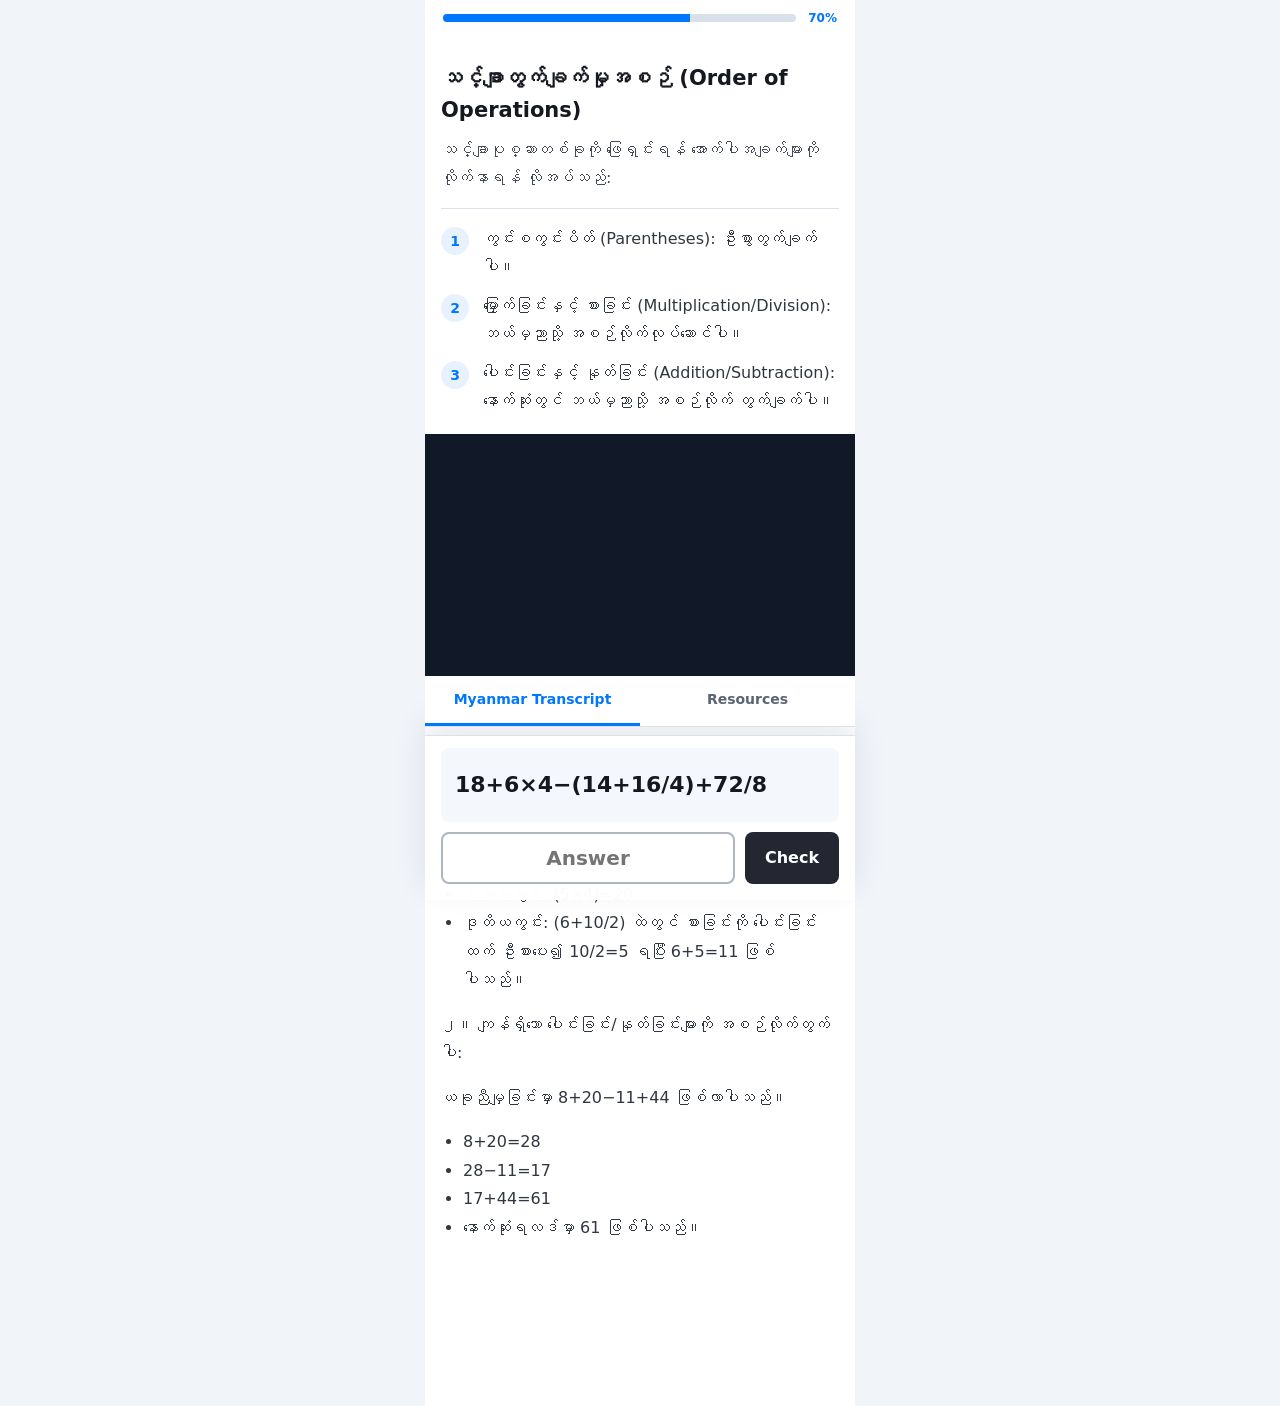
<file: prototype-3-app-focused.html>
<!doctype html>
<html lang="my">
<head>
  <meta charset="utf-8">
  <meta name="viewport" content="width=device-width, initial-scale=1">
  <title>Prototype 3 - App Focused</title>
  <style>
    :root {
      --accent: #0077ff;
      --ink: #151820;
      --muted: #68717f;
      --line: #dce2eb;
      --surface: #f4f7fb;
      --success-bg: #eaf8ef;
      --success: #0c713d;
      --danger-bg: #fff0f0;
      --danger: #b02c31;
      font-family: "Myanmar Sangam MN", "Noto Sans Myanmar", "Padauk", system-ui, sans-serif;
    }
    * { box-sizing: border-box; }
    body {
      margin: 0;
      background: #f1f5fa;
      color: var(--ink);
    }
    .phone {
      width: min(100%, 430px);
      min-height: 100vh;
      margin: 0 auto;
      background: #fff;
    }
    .topbar {
      position: sticky;
      top: 0;
      z-index: 30;
      padding: 12px 18px 11px;
      background: rgba(255,255,255,.97);
      backdrop-filter: blur(12px);
    }
    .progress-wrap {
      display: grid;
      grid-template-columns: 1fr auto;
      gap: 12px;
      align-items: center;
    }
    .progress {
      height: 8px;
      border-radius: 999px;
      background: #d7e0eb;
      overflow: hidden;
    }
    .progress span { display: block; width: 70%; height: 100%; background: var(--accent); }
    .percent {
      color: var(--accent);
      font: 800 12px/1 system-ui, sans-serif;
    }
    main { padding: 16px 16px 142px; }
    .lesson-head {
      padding: 12px 0 16px;
      border-bottom: 1px solid var(--line);
    }
    h1 {
      margin: 0 0 10px;
      font-size: 21px;
      line-height: 1.5;
    }
    .intro { margin: 0; color: #434b57; line-height: 1.75; }
    .compact-rules {
      margin: 16px 0 20px;
      display: grid;
      gap: 12px;
      counter-reset: rules;
    }
    .compact-rules p {
      counter-increment: rules;
      margin: 0;
      padding-left: 42px;
      position: relative;
      color: #303740;
      line-height: 1.72;
    }
    .compact-rules p::before {
      content: counter(rules);
      position: absolute;
      left: 0;
      top: 2px;
      width: 28px;
      height: 28px;
      border-radius: 50%;
      display: grid;
      place-items: center;
      background: #e8f2ff;
      color: var(--accent);
      font: 900 14px/1 system-ui, sans-serif;
    }
    .video-shell {
      margin: 20px -16px 0;
      background: #111827;
    }
    .video {
      width: 100%;
      aspect-ratio: 16 / 9;
    }
    iframe { width: 100%; height: 100%; border: 0; display: block; }
    .tabs {
      position: sticky;
      top: 43px;
      z-index: 25;
      display: grid;
      grid-template-columns: 1fr 1fr;
      margin: 0 -16px 20px;
      background: #fff;
      border-bottom: 1px solid var(--line);
    }
    .tab {
      border: 0;
      background: transparent;
      min-height: 50px;
      color: #5b6472;
      font: 800 14px/1.3 system-ui, sans-serif;
      border-bottom: 3px solid transparent;
      cursor: pointer;
    }
    .tab[aria-selected="true"] {
      color: var(--accent);
      border-color: var(--accent);
    }
    .panel[hidden] { display: none; }
    .panel {
      padding: 2px 0 6px;
    }
    h2 {
      margin: 0 0 12px;
      font-size: 18px;
      line-height: 1.5;
    }
    p, li { color: #303740; line-height: 1.78; }
    ul { padding-left: 22px; }
    .quiz-dock {
      position: fixed;
      left: 50%;
      bottom: 0;
      transform: translateX(-50%);
      width: min(100%, 430px);
      padding: 12px 16px 16px;
      background: rgba(255,255,255,.98);
      border-top: 1px solid var(--line);
      box-shadow: 0 -14px 30px rgba(28, 42, 62, .10);
    }
    .equation {
      min-height: 74px;
      display: flex;
      align-items: center;
      padding: 14px;
      border-radius: 8px;
      background: var(--surface);
      font: 700 22px/1.35 "Inter", "Roboto", system-ui, sans-serif;
      word-break: break-word;
    }
    .answer-row {
      display: grid;
      grid-template-columns: 1fr 94px;
      gap: 10px;
      margin-top: 10px;
    }
    input {
      min-width: 0;
      min-height: 52px;
      border: 2px solid #aeb6c2;
      border-radius: 8px;
      text-align: center;
      font: 800 20px/1 system-ui, sans-serif;
      outline: none;
    }
    input:focus { border-color: var(--accent); box-shadow: 0 0 0 4px #e7f2ff; }
    .check {
      min-height: 52px;
      border: 0;
      border-radius: 8px;
      background: #242732;
      color: #fff;
      font: 800 16px/1 system-ui, sans-serif;
      cursor: pointer;
    }
    .feedback {
      min-height: 0;
      max-height: 0;
      overflow: hidden;
      margin-top: 0;
      border-radius: 8px;
      font-weight: 800;
      line-height: 1.55;
      transition: max-height .2s ease, margin-top .2s ease, padding .2s ease;
    }
    .feedback.ok, .feedback.no {
      max-height: 88px;
      margin-top: 10px;
      padding: 9px 12px;
    }
    .feedback.ok { color: var(--success); background: var(--success-bg); }
    .feedback.no { color: var(--danger); background: var(--danger-bg); }
  </style>
</head>
<body>
  <div class="phone">
    <header class="topbar">
      <div class="progress-wrap">
        <div class="progress"><span></span></div>
        <span class="percent">70%</span>
      </div>
    </header>
    <main>
      <section class="lesson-head">
        <h1>သင်္ချာတွက်ချက်မှုအစဉ် (Order of Operations)</h1>
        <p class="intro">သင်္ချာပုစ္ဆာတစ်ခုကို ဖြေရှင်းရန် အောက်ပါအချက်များကို လိုက်နာရန် လိုအပ်သည်:</p>
      </section>
      <section class="compact-rules">
        <p>ကွင်းစကွင်းပိတ် (Parentheses): ဦးစွာတွက်ချက်ပါ။</p>
        <p>မြှောက်ခြင်းနှင့် စားခြင်း (Multiplication/Division): ဘယ်မှညာသို့ အစဉ်လိုက်လုပ်ဆောင်ပါ။</p>
        <p>ပေါင်းခြင်းနှင့် နုတ်ခြင်း (Addition/Subtraction): နောက်ဆုံးတွင် ဘယ်မှညာသို့ အစဉ်လိုက် တွက်ချက်ပါ။</p>
      </section>
      <section class="video-shell">
        <div class="video">
          <iframe src="https://www.youtube.com/embed/GiSpzFKI5_w?start=266" title="Order of Operations video" allowfullscreen></iframe>
        </div>
      </section>
      <nav class="tabs" aria-label="Lesson materials">
        <button class="tab" aria-selected="true" data-panel="transcript">Myanmar Transcript</button>
        <button class="tab" aria-selected="false" data-panel="resources">Resources</button>
      </nav>
      <section id="transcript" class="panel">
        <h2>အဆင့်ဆင့် တွက်ချက်ပုံ:</h2>
        <p>ညီမျှခြင်း: 8+5×4−(6+10/2)+44</p>
        <p>၁။ ကွင်းစကွင်းပိတ်များကို ဦးစွာဖြေရှင်းပါ:</p>
        <ul>
          <li>ပထမကွင်း: (5×4)=20</li>
          <li>ဒုတိယကွင်း: (6+10/2) ထဲတွင် စားခြင်းကို ပေါင်းခြင်းထက် ဦးစားပေး၍ 10/2=5 ရပြီး 6+5=11 ဖြစ်ပါသည်။</li>
        </ul>
        <p>၂။ ကျန်ရှိသော ပေါင်းခြင်း/နုတ်ခြင်းများကို အစဉ်လိုက်တွက်ပါ:</p>
        <p>ယခုညီမျှခြင်းမှာ 8+20−11+44 ဖြစ်လာပါသည်။</p>
        <ul>
          <li>8+20=28</li>
          <li>28−11=17</li>
          <li>17+44=61</li>
          <li>နောက်ဆုံးရလဒ်မှာ 61 ဖြစ်ပါသည်။</li>
        </ul>
      </section>
      <section id="resources" class="panel" hidden>
        <h2>အကူအညီ</h2>
        <ul>
          <li>မြှောက်ခြင်းနဲ့ စားခြင်းကို အရင်ရှင်းပါ။</li>
          <li>ကိန်းစဉ်ပြောင်းသွားတိုင်း အဆင့်အသစ်အနေနဲ့ ရေးပါ။</li>
          <li>အဖြေ 33 ရမရ ကိုယ်တိုင်တစ်ဆင့်ချင်းစစ်ပါ။</li>
        </ul>
      </section>
    </main>
    <section class="quiz-dock" aria-label="Final quiz">
      <div class="equation">18+6×4−(14+16/4)+72/8</div>
      <div class="answer-row">
        <input inputmode="numeric" placeholder="Answer" aria-label="Answer">
        <button class="check">Check</button>
      </div>
      <div class="feedback" aria-live="polite"></div>
    </section>
  </div>
  <script>
    document.querySelectorAll(".tab").forEach((tab) => {
      tab.addEventListener("click", () => {
        document.querySelectorAll(".tab").forEach((item) => item.setAttribute("aria-selected", String(item === tab)));
        document.querySelectorAll(".panel").forEach((panel) => panel.hidden = panel.id !== tab.dataset.panel);
      });
    });
    document.querySelector(".check").addEventListener("click", () => {
      const input = document.querySelector("input");
      const feedback = document.querySelector(".feedback");
      const answer = Number(input.value.trim());
      feedback.className = "feedback";
      if (!input.value.trim()) {
        feedback.textContent = "အဖြေတစ်ခုထည့်ပေးပါ။";
        feedback.classList.add("no");
      } else if (answer === 33) {
        feedback.textContent = "မှန်ပါတယ်။ သင်ခန်းစာပြီးဆုံးရန် အသင့်ဖြစ်ပါပြီ။";
        feedback.classList.add("ok");
      } else {
        feedback.textContent = "မမှန်သေးပါ။ ကွင်းထဲက 14+16/4 ကို အရင်တွက်ကြည့်ပါ။";
        feedback.classList.add("no");
      }
    });
  </script>
</body>
</html>
</file>
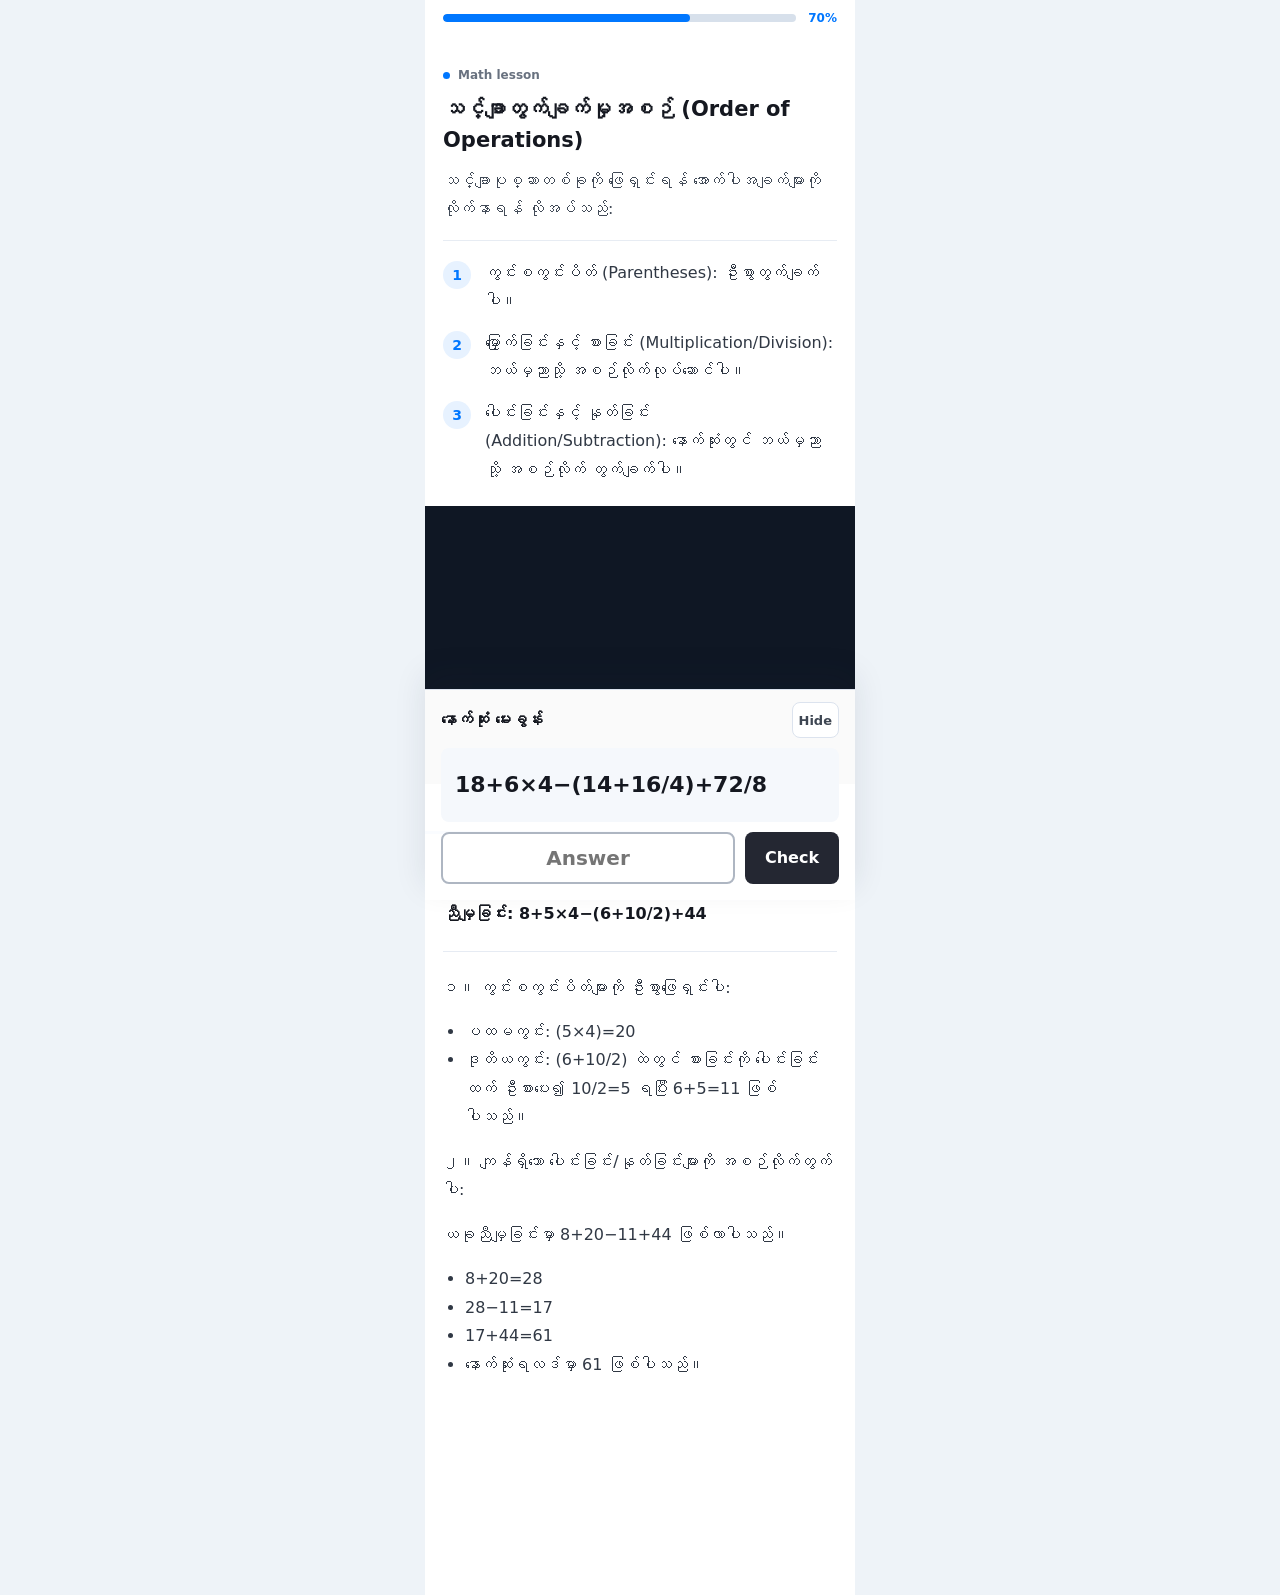
<file: round2-1-collapsible-dock.html>
<!doctype html>
<html lang="my">
<head>
  <meta charset="utf-8">
  <meta name="viewport" content="width=device-width, initial-scale=1">
  <title>Round 2 A - Collapsible Dock</title>
  <link rel="stylesheet" href="round2-shared.css">
  <style>
    .phone { background: #fff; }
    .lesson-head {
      padding: 12px 0 16px;
      border-bottom: 1px solid rgba(220, 227, 238, .68);
    }
    .panel p:first-of-type {
      font-weight: 800;
      color: var(--ink);
    }
    .quiet-break {
      height: 1px;
      background: rgba(220, 227, 238, .7);
      margin: 22px 0;
    }
  </style>
</head>
<body>
  <div class="phone">
    <header class="topbar">
      <div class="progress-row">
        <div class="progress"><span style="width: 70%"></span></div>
        <span class="percent">70%</span>
      </div>
    </header>
    <main>
      <section class="lesson-head">
        <span class="lesson-mini"><span class="dot"></span>Math lesson</span>
        <h1>သင်္ချာတွက်ချက်မှုအစဉ် (Order of Operations)</h1>
        <p class="intro">သင်္ချာပုစ္ဆာတစ်ခုကို ဖြေရှင်းရန် အောက်ပါအချက်များကို လိုက်နာရန် လိုအပ်သည်:</p>
      </section>
      <section class="rule-stack">
        <p>ကွင်းစကွင်းပိတ် (Parentheses): ဦးစွာတွက်ချက်ပါ။</p>
        <p>မြှောက်ခြင်းနှင့် စားခြင်း (Multiplication/Division): ဘယ်မှညာသို့ အစဉ်လိုက်လုပ်ဆောင်ပါ။</p>
        <p>ပေါင်းခြင်းနှင့် နုတ်ခြင်း (Addition/Subtraction): နောက်ဆုံးတွင် ဘယ်မှညာသို့ အစဉ်လိုက် တွက်ချက်ပါ။</p>
      </section>
      <section class="video-shell">
        <div class="video">
          <iframe src="https://www.youtube-nocookie.com/embed/GiSpzFKI5_w?start=266&playsinline=1&rel=0&modestbranding=1" title="Order of Operations video" allow="accelerometer; autoplay; clipboard-write; encrypted-media; gyroscope; picture-in-picture; web-share" referrerpolicy="strict-origin-when-cross-origin" allowfullscreen></iframe>
        </div>
        <div class="video-fallback"><span>Video</span><a href="https://www.youtube.com/watch?v=GiSpzFKI5_w&t=266s">YouTube</a></div>
      </section>
      <nav class="tabs" aria-label="Lesson materials">
        <button class="tab" aria-selected="true" data-panel="transcript-a">Myanmar Transcript</button>
        <button class="tab" aria-selected="false" data-panel="resources-a">Resources</button>
      </nav>
      <section id="transcript-a" class="panel">
        <h2>အဆင့်ဆင့် တွက်ချက်ပုံ:</h2>
        <p>ညီမျှခြင်း: 8+5×4−(6+10/2)+44</p>
        <div class="quiet-break"></div>
        <p>၁။ ကွင်းစကွင်းပိတ်များကို ဦးစွာဖြေရှင်းပါ:</p>
        <ul>
          <li>ပထမကွင်း: (5×4)=20</li>
          <li>ဒုတိယကွင်း: (6+10/2) ထဲတွင် စားခြင်းကို ပေါင်းခြင်းထက် ဦးစားပေး၍ 10/2=5 ရပြီး 6+5=11 ဖြစ်ပါသည်။</li>
        </ul>
        <p>၂။ ကျန်ရှိသော ပေါင်းခြင်း/နုတ်ခြင်းများကို အစဉ်လိုက်တွက်ပါ:</p>
        <p>ယခုညီမျှခြင်းမှာ 8+20−11+44 ဖြစ်လာပါသည်။</p>
        <ul>
          <li>8+20=28</li>
          <li>28−11=17</li>
          <li>17+44=61</li>
          <li>နောက်ဆုံးရလဒ်မှာ 61 ဖြစ်ပါသည်။</li>
        </ul>
      </section>
      <section id="resources-a" class="panel" hidden>
        <h2>အကူအညီ</h2>
        <ul>
          <li>ကွင်းစကွင်းပိတ်ထဲက အပိုင်းကို အရင်ရှင်းပါ။</li>
          <li>မြှောက်ခြင်း၊ စားခြင်းကို ဘယ်မှညာသို့ လုပ်ပါ။</li>
          <li>နောက်ဆုံးမှာ ပေါင်းခြင်း၊ နုတ်ခြင်းကို ဘယ်မှညာသို့ တွက်ပါ။</li>
        </ul>
      </section>
    </main>
    <section class="quiz-dock" data-collapsed-title="18+6×4−(14+16/4)+72/8" aria-label="Final quiz">
      <div class="dock-head">
        <div class="dock-title">နောက်ဆုံး မေးခွန်း</div>
        <button class="dock-toggle" aria-expanded="true">Hide</button>
      </div>
      <div class="equation">18+6×4−(14+16/4)+72/8</div>
      <div class="answer-row">
        <input inputmode="numeric" placeholder="Answer" aria-label="Answer">
        <button class="check">Check</button>
      </div>
      <div class="feedback" aria-live="polite"></div>
    </section>
  </div>
  <script src="round2-shared.js"></script>
</body>
</html>
</file>
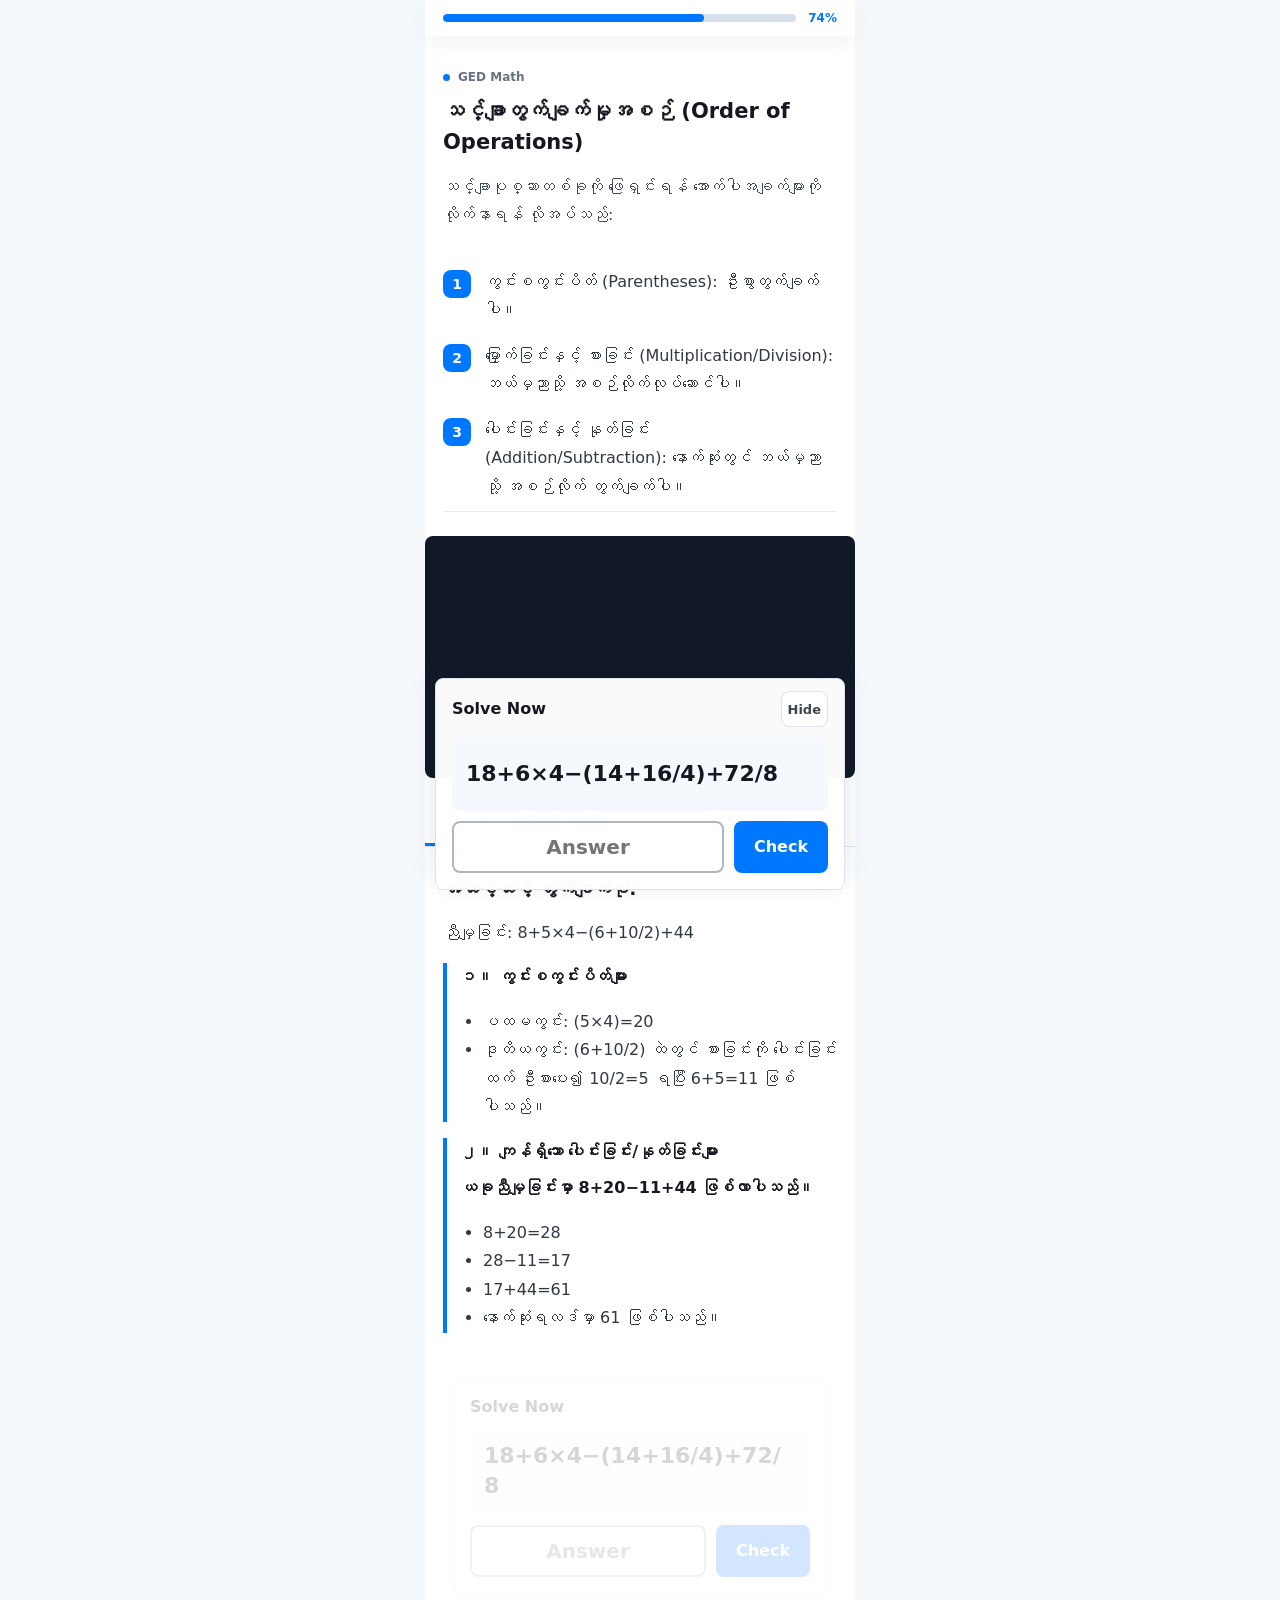
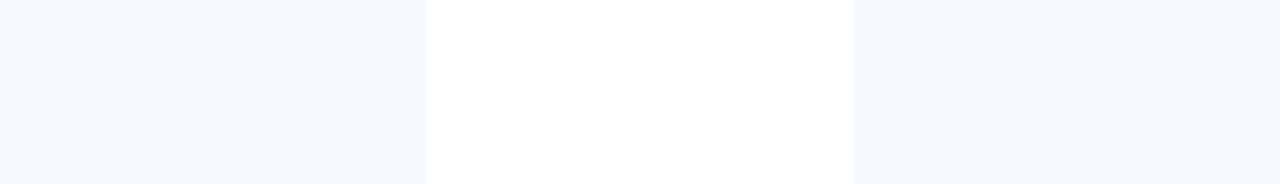
<file: round2-2-study-feed.html>
<!doctype html>
<html lang="my">
<head>
  <meta charset="utf-8">
  <meta name="viewport" content="width=device-width, initial-scale=1">
  <title>Round 2 B - Study Feed</title>
  <link rel="stylesheet" href="round2-shared.css">
  <style>
    body { background: #f6f9fc; }
    .topbar {
      border-bottom: 0;
      box-shadow: 0 8px 22px rgba(20, 38, 58, .05);
    }
    .lesson-head {
      padding: 14px 0 18px;
    }
    .lesson-head h1 { margin-bottom: 14px; }
    .rule-stack {
      gap: 16px;
      padding: 2px 0 10px;
      border-bottom: 1px solid rgba(220, 227, 238, .72);
    }
    .rule-stack p {
      min-height: 58px;
      display: flex;
      align-items: flex-start;
    }
    .rule-stack p::before {
      border-radius: 8px;
      background: var(--accent);
      color: #fff;
    }
    .video-shell {
      margin-top: 24px;
      border-radius: 8px;
      overflow: hidden;
      background: #111827;
    }
    .video-shell .video {
      display: block;
    }
    .tabs {
      top: 44px;
      margin-top: 18px;
      border-bottom: 1px solid rgba(220, 227, 238, .9);
    }
    .panel {
      padding-top: 8px;
    }
    .step {
      margin: 16px 0;
      padding-left: 14px;
      border-left: 4px solid var(--accent);
    }
    .step p {
      margin: 0 0 8px;
      font-weight: 800;
      color: var(--ink);
    }
    .quiz-dock {
      bottom: max(10px, env(safe-area-inset-bottom));
      margin: 0;
      width: min(calc(100% - 20px), 410px);
      border: 1px solid var(--line);
      border-radius: 8px;
      box-shadow: 0 -8px 26px rgba(28, 42, 62, .12);
    }
    .quiz-inline {
      box-shadow: none;
    }
    .check { background: var(--accent); }
  </style>
</head>
<body>
  <div class="phone">
    <header class="topbar">
      <div class="progress-row">
        <div class="progress"><span style="width: 74%"></span></div>
        <span class="percent">74%</span>
      </div>
    </header>
    <main>
      <section class="lesson-head">
        <span class="lesson-mini"><span class="dot"></span>GED Math</span>
        <h1>သင်္ချာတွက်ချက်မှုအစဉ် (Order of Operations)</h1>
        <p class="intro">သင်္ချာပုစ္ဆာတစ်ခုကို ဖြေရှင်းရန် အောက်ပါအချက်များကို လိုက်နာရန် လိုအပ်သည်:</p>
      </section>
      <section class="rule-stack">
        <p>ကွင်းစကွင်းပိတ် (Parentheses): ဦးစွာတွက်ချက်ပါ။</p>
        <p>မြှောက်ခြင်းနှင့် စားခြင်း (Multiplication/Division): ဘယ်မှညာသို့ အစဉ်လိုက်လုပ်ဆောင်ပါ။</p>
        <p>ပေါင်းခြင်းနှင့် နုတ်ခြင်း (Addition/Subtraction): နောက်ဆုံးတွင် ဘယ်မှညာသို့ အစဉ်လိုက် တွက်ချက်ပါ။</p>
      </section>
      <section class="video-shell">
        <div class="video">
          <iframe src="https://www.youtube-nocookie.com/embed/GiSpzFKI5_w?playsinline=1&rel=0&modestbranding=1" title="Order of Operations video" allow="accelerometer; autoplay; clipboard-write; encrypted-media; gyroscope; picture-in-picture; web-share" referrerpolicy="strict-origin-when-cross-origin" allowfullscreen></iframe>
        </div>
      </section>
      <nav class="tabs" aria-label="Lesson materials">
        <button class="tab" aria-selected="true" data-panel="transcript-b">Myanmar Explanation</button>
        <button class="tab" aria-selected="false" data-panel="resources-b">Resources</button>
      </nav>
      <section id="transcript-b" class="panel">
        <h2>အဆင့်ဆင့် တွက်ချက်ပုံ:</h2>
        <p>ညီမျှခြင်း: 8+5×4−(6+10/2)+44</p>
        <div class="step">
          <p>၁။ ကွင်းစကွင်းပိတ်များ</p>
          <ul>
            <li>ပထမကွင်း: (5×4)=20</li>
            <li>ဒုတိယကွင်း: (6+10/2) ထဲတွင် စားခြင်းကို ပေါင်းခြင်းထက် ဦးစားပေး၍ 10/2=5 ရပြီး 6+5=11 ဖြစ်ပါသည်။</li>
          </ul>
        </div>
        <div class="step">
          <p>၂။ ကျန်ရှိသော ပေါင်းခြင်း/နုတ်ခြင်းများ</p>
          <p>ယခုညီမျှခြင်းမှာ 8+20−11+44 ဖြစ်လာပါသည်။</p>
          <ul>
            <li>8+20=28</li>
            <li>28−11=17</li>
            <li>17+44=61</li>
            <li>နောက်ဆုံးရလဒ်မှာ 61 ဖြစ်ပါသည်။</li>
          </ul>
        </div>
      </section>
      <section id="resources-b" class="panel" hidden>
        <h2>အကူအညီ</h2>
        <ul>
          <li>မြှောက်ခြင်းနဲ့ စားခြင်းကို အရင်ရှင်းပါ။</li>
          <li>ကိန်းစဉ်ပြောင်းသွားတိုင်း အဆင့်အသစ်အနေနဲ့ ရေးပါ။</li>
          <li>အဖြေ 33 ရမရ ကိုယ်တိုင်တစ်ဆင့်ချင်းစစ်ပါ။</li>
        </ul>
      </section>
      <section class="quiz-inline" data-inline-quiz aria-label="Final quiz at lesson end">
        <div class="dock-head">
          <div class="dock-title">Solve Now</div>
        </div>
        <div class="equation">18+6×4−(14+16/4)+72/8</div>
        <div class="answer-row">
          <input inputmode="numeric" placeholder="Answer" aria-label="Answer">
          <button class="check">Check</button>
        </div>
        <div class="feedback" aria-live="polite"></div>
      </section>
    </main>
    <section class="quiz-dock" data-float-quiz data-collapsed-title="Solve: 18+6×4−(14+16/4)+72/8" aria-label="Floating final quiz">
      <div class="dock-head">
        <div class="dock-title">Solve Now</div>
        <button class="dock-toggle" aria-expanded="true">Hide</button>
      </div>
      <div class="equation">18+6×4−(14+16/4)+72/8</div>
      <div class="answer-row">
        <input inputmode="numeric" placeholder="Answer" aria-label="Answer">
        <button class="check">Check</button>
      </div>
      <div class="feedback" aria-live="polite"></div>
    </section>
  </div>
  <script src="round2-shared.js"></script>
</body>
</html>
</file>
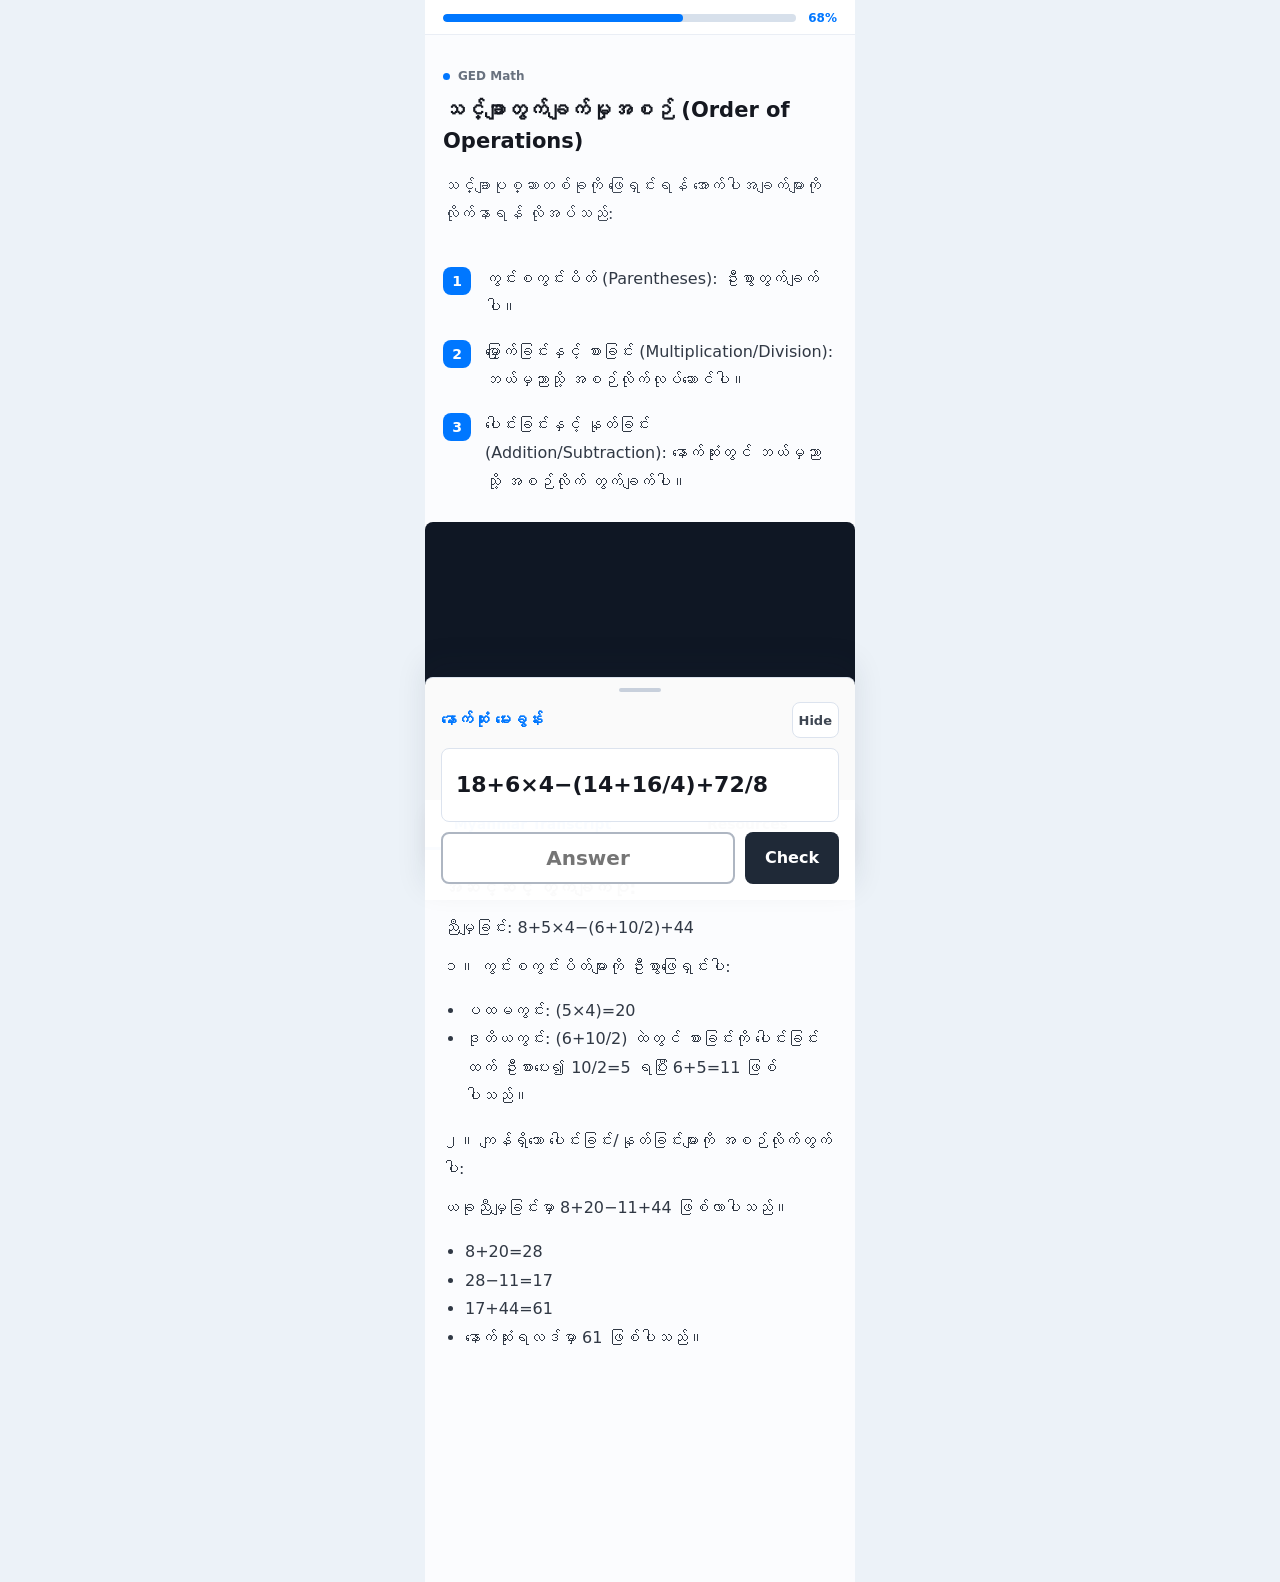
<file: round2-3-focus-sheet.html>
<!doctype html>
<html lang="my">
<head>
  <meta charset="utf-8">
  <meta name="viewport" content="width=device-width, initial-scale=1">
  <title>Round 2 C - Focus Sheet</title>
  <link rel="stylesheet" href="round2-shared.css">
  <style>
    body { background: #ecf2f8; }
    .phone { background: #fbfcfe; }
    .topbar {
      padding-bottom: 10px;
      border-bottom: 1px solid rgba(220, 227, 238, .6);
    }
    .lesson-head {
      padding: 14px 0 18px;
    }
    .lesson-head h1 {
      margin-bottom: 14px;
    }
    .rule-stack {
      gap: 16px;
      margin-bottom: 26px;
    }
    .rule-stack p::before {
      border-radius: 8px;
      background: var(--accent);
      color: #fff;
    }
    .video-shell {
      margin-top: 18px;
      border-radius: 8px 8px 0 0;
      overflow: hidden;
    }
    .tabs {
      top: 42px;
      margin-bottom: 22px;
      box-shadow: 0 10px 18px rgba(27, 43, 61, .04);
    }
    .panel {
      padding-bottom: 24px;
    }
    .panel p {
      margin: 10px 0;
    }
    .quiz-dock {
      border-radius: 8px 8px 0 0;
      padding-top: 10px;
    }
    .quiz-dock::before {
      content: "";
      display: block;
      width: 42px;
      height: 4px;
      margin: 0 auto 10px;
      border-radius: 999px;
      background: #c8d0dc;
    }
    .dock-title {
      color: var(--accent);
    }
    .equation {
      background: #fff;
      border: 1px solid var(--line);
    }
    .check { background: #1f2937; }
  </style>
</head>
<body>
  <div class="phone">
    <header class="topbar">
      <div class="progress-row">
        <div class="progress"><span style="width: 68%"></span></div>
        <span class="percent">68%</span>
      </div>
    </header>
    <main>
      <section class="lesson-head">
        <span class="lesson-mini"><span class="dot"></span>GED Math</span>
        <h1>သင်္ချာတွက်ချက်မှုအစဉ် (Order of Operations)</h1>
        <p class="intro">သင်္ချာပုစ္ဆာတစ်ခုကို ဖြေရှင်းရန် အောက်ပါအချက်များကို လိုက်နာရန် လိုအပ်သည်:</p>
      </section>
      <section class="rule-stack">
        <p>ကွင်းစကွင်းပိတ် (Parentheses): ဦးစွာတွက်ချက်ပါ။</p>
        <p>မြှောက်ခြင်းနှင့် စားခြင်း (Multiplication/Division): ဘယ်မှညာသို့ အစဉ်လိုက်လုပ်ဆောင်ပါ။</p>
        <p>ပေါင်းခြင်းနှင့် နုတ်ခြင်း (Addition/Subtraction): နောက်ဆုံးတွင် ဘယ်မှညာသို့ အစဉ်လိုက် တွက်ချက်ပါ။</p>
      </section>
      <section class="video-shell">
        <div class="video">
          <iframe src="https://www.youtube-nocookie.com/embed/GiSpzFKI5_w?start=266&playsinline=1&rel=0&modestbranding=1" title="Order of Operations video" allow="accelerometer; autoplay; clipboard-write; encrypted-media; gyroscope; picture-in-picture; web-share" referrerpolicy="strict-origin-when-cross-origin" allowfullscreen></iframe>
        </div>
        <div class="video-fallback"><span>Video</span><a href="https://www.youtube.com/watch?v=GiSpzFKI5_w&t=266s">YouTube</a></div>
      </section>
      <nav class="tabs" aria-label="Lesson materials">
        <button class="tab" aria-selected="true" data-panel="transcript-c">Myanmar Transcript</button>
        <button class="tab" aria-selected="false" data-panel="resources-c">Resources</button>
      </nav>
      <section id="transcript-c" class="panel">
        <h2>အဆင့်ဆင့် တွက်ချက်ပုံ:</h2>
        <p>ညီမျှခြင်း: 8+5×4−(6+10/2)+44</p>
        <p>၁။ ကွင်းစကွင်းပိတ်များကို ဦးစွာဖြေရှင်းပါ:</p>
        <ul>
          <li>ပထမကွင်း: (5×4)=20</li>
          <li>ဒုတိယကွင်း: (6+10/2) ထဲတွင် စားခြင်းကို ပေါင်းခြင်းထက် ဦးစားပေး၍ 10/2=5 ရပြီး 6+5=11 ဖြစ်ပါသည်။</li>
        </ul>
        <p>၂။ ကျန်ရှိသော ပေါင်းခြင်း/နုတ်ခြင်းများကို အစဉ်လိုက်တွက်ပါ:</p>
        <p>ယခုညီမျှခြင်းမှာ 8+20−11+44 ဖြစ်လာပါသည်။</p>
        <ul>
          <li>8+20=28</li>
          <li>28−11=17</li>
          <li>17+44=61</li>
          <li>နောက်ဆုံးရလဒ်မှာ 61 ဖြစ်ပါသည်။</li>
        </ul>
      </section>
      <section id="resources-c" class="panel" hidden>
        <h2>အကူအညီ</h2>
        <ul>
          <li>မြှောက်ခြင်းနဲ့ စားခြင်းကို အရင်ရှင်းပါ။</li>
          <li>ကိန်းစဉ်ပြောင်းသွားတိုင်း အဆင့်အသစ်အနေနဲ့ ရေးပါ။</li>
          <li>အဖြေ 33 ရမရ ကိုယ်တိုင်တစ်ဆင့်ချင်းစစ်ပါ။</li>
        </ul>
      </section>
    </main>
    <section class="quiz-dock" data-collapsed-title="Final: 18+6×4−(14+16/4)+72/8" aria-label="Final quiz">
      <div class="dock-head">
        <div class="dock-title">နောက်ဆုံး မေးခွန်း</div>
        <button class="dock-toggle" aria-expanded="true">Hide</button>
      </div>
      <div class="equation">18+6×4−(14+16/4)+72/8</div>
      <div class="answer-row">
        <input inputmode="numeric" placeholder="Answer" aria-label="Answer">
        <button class="check">Check</button>
      </div>
      <div class="feedback" aria-live="polite"></div>
    </section>
  </div>
  <script src="round2-shared.js"></script>
</body>
</html>
</file>
<file: round2-shared.css>
:root {
  --accent: #0077ff;
  --accent-soft: #e7f2ff;
  --ink: #151820;
  --body: #303844;
  --muted: #68717f;
  --line: #dce3ee;
  --surface: #f5f8fc;
  --surface-strong: #edf4fc;
  --success-bg: #eaf8ef;
  --success: #0c713d;
  --danger-bg: #fff0f0;
  --danger: #b02c31;
  font-family: "Myanmar Sangam MN", "Noto Sans Myanmar", "Padauk", system-ui, sans-serif;
}
* { box-sizing: border-box; }
body {
  margin: 0;
  background: #eef3f8;
  color: var(--ink);
  letter-spacing: 0;
}
button, input { font: inherit; }
.phone {
  width: min(100%, 430px);
  min-height: 100vh;
  margin: 0 auto;
  background: #fff;
  position: relative;
}
.topbar {
  position: sticky;
  top: 0;
  z-index: 30;
  padding: 12px 18px;
  background: rgba(255,255,255,.97);
  backdrop-filter: blur(14px);
}
.progress-row {
  display: grid;
  grid-template-columns: 1fr auto;
  gap: 12px;
  align-items: center;
}
.progress {
  height: 8px;
  border-radius: 999px;
  background: #d7e0eb;
  overflow: hidden;
}
.progress span {
  display: block;
  height: 100%;
  border-radius: inherit;
  background: var(--accent);
}
.percent {
  color: var(--accent);
  font: 800 12px/1 system-ui, sans-serif;
}
main {
  padding: 16px 18px var(--dock-space, 190px);
}
h1 {
  margin: 0 0 10px;
  font-size: 21px;
  line-height: 1.5;
  font-weight: 850;
}
h2 {
  margin: 0 0 12px;
  font-size: 18px;
  line-height: 1.55;
  font-weight: 850;
}
p, li {
  color: var(--body);
  line-height: 1.78;
}
ul { padding-left: 22px; }
.intro {
  margin: 0;
  color: #424b58;
  line-height: 1.78;
}
.rule-stack {
  display: grid;
  gap: 13px;
  margin: 18px 0 22px;
  counter-reset: rules;
}
.rule-stack p {
  counter-increment: rules;
  margin: 0;
  padding-left: 42px;
  position: relative;
}
.rule-stack p::before {
  content: counter(rules);
  position: absolute;
  top: 2px;
  left: 0;
  width: 28px;
  height: 28px;
  border-radius: 50%;
  display: grid;
  place-items: center;
  background: var(--accent-soft);
  color: var(--accent);
  font: 900 14px/1 system-ui, sans-serif;
}
.video-shell {
  margin: 20px -18px 0;
  background: #0f1724;
}
.video {
  aspect-ratio: 16 / 9;
  width: 100%;
}
iframe {
  display: block;
  width: 100%;
  height: 100%;
  border: 0;
}
.video-fallback {
  display: flex;
  justify-content: space-between;
  gap: 12px;
  align-items: center;
  padding: 10px 18px;
  background: #111827;
  color: #d9e6f8;
  font: 700 12px/1.35 system-ui, sans-serif;
}
.video-fallback a {
  color: #fff;
  text-decoration: none;
}
.tabs {
  position: sticky;
  top: 42px;
  z-index: 20;
  display: grid;
  grid-template-columns: 1fr 1fr;
  margin: 0 -18px 20px;
  background: #fff;
}
.tab {
  min-height: 50px;
  border: 0;
  border-bottom: 3px solid transparent;
  background: transparent;
  color: #5b6472;
  font: 800 14px/1.3 system-ui, sans-serif;
  cursor: pointer;
}
.tab[aria-selected="true"] {
  color: var(--accent);
  border-color: var(--accent);
}
.panel[hidden] { display: none; }
.panel { padding: 2px 0 10px; }
.quiz-dock {
  position: fixed;
  left: 50%;
  bottom: 0;
  transform: translateX(-50%);
  z-index: 40;
  width: min(100%, 430px);
  padding: 12px 16px max(16px, env(safe-area-inset-bottom));
  background: rgba(255,255,255,.98);
  border-top: 1px solid var(--line);
  box-shadow: 0 -14px 30px rgba(28, 42, 62, .10);
  transition: opacity .18s ease, transform .18s ease, box-shadow .18s ease, border-color .18s ease;
}
.quiz-dock.is-collapsed {
  padding-top: 10px;
}
.dock-head {
  display: flex;
  align-items: center;
  justify-content: space-between;
  gap: 12px;
  margin-bottom: 10px;
}
.dock-title {
  min-width: 0;
  font-weight: 850;
  line-height: 1.35;
}
.dock-toggle {
  flex: 0 0 auto;
  min-width: 44px;
  min-height: 36px;
  border: 1px solid var(--line);
  border-radius: 8px;
  background: #fff;
  color: #3e4652;
  font: 800 13px/1 system-ui, sans-serif;
  cursor: pointer;
}
.equation {
  min-height: 74px;
  display: flex;
  align-items: center;
  padding: 14px;
  border-radius: 8px;
  background: var(--surface);
  font: 750 22px/1.35 "Inter", "Roboto", system-ui, sans-serif;
  word-break: break-word;
}
.answer-row {
  display: grid;
  grid-template-columns: 1fr 94px;
  gap: 10px;
  margin-top: 10px;
}
input {
  min-width: 0;
  min-height: 52px;
  border: 2px solid #aeb6c2;
  border-radius: 8px;
  text-align: center;
  padding: 0 12px;
  color: var(--ink);
  font: 800 20px/1 system-ui, sans-serif;
  outline: none;
}
input:focus {
  border-color: var(--accent);
  box-shadow: 0 0 0 4px var(--accent-soft);
}
.check {
  min-height: 52px;
  border: 0;
  border-radius: 8px;
  background: #242732;
  color: #fff;
  font: 800 16px/1 system-ui, sans-serif;
  cursor: pointer;
}
.feedback {
  min-height: 0;
  max-height: 0;
  overflow: hidden;
  margin-top: 0;
  border-radius: 8px;
  font-weight: 800;
  line-height: 1.55;
  transition: max-height .2s ease, margin-top .2s ease, padding .2s ease;
}
.feedback.ok, .feedback.no {
  max-height: 92px;
  margin-top: 10px;
  padding: 9px 12px;
}
.feedback.ok { color: var(--success); background: var(--success-bg); }
.feedback.no { color: var(--danger); background: var(--danger-bg); }
.quiz-dock.is-collapsed .dock-head { margin-bottom: 0; }
.quiz-dock.is-collapsed .dock-title {
  white-space: nowrap;
  overflow: hidden;
  text-overflow: ellipsis;
  font-family: "Inter", "Roboto", system-ui, sans-serif;
}
.quiz-dock.is-collapsed .equation,
.quiz-dock.is-collapsed .answer-row,
.quiz-dock.is-collapsed .feedback {
  display: none;
}
.quiz-inline {
  width: min(calc(100% - 20px), 410px);
  margin: 24px auto 0;
  padding: 12px 16px 16px;
  border: 1px solid var(--line);
  border-radius: 8px;
  background: rgba(255,255,255,.98);
  opacity: .18;
  box-shadow: none;
  transition: opacity .18s ease, box-shadow .18s ease;
}
.quiz-inline .dock-head {
  margin-bottom: 10px;
}
.quiz-inline.is-merge-visible {
  opacity: .58;
}
.quiz-inline.is-active-end {
  opacity: 1;
  box-shadow: 0 12px 26px rgba(30, 47, 69, .06);
}
.quiz-dock.is-merging-at-end {
  opacity: .64;
  box-shadow: 0 -4px 14px rgba(28, 42, 62, .06);
  border-color: rgba(220, 227, 238, .64);
}
.quiz-dock.is-docked-at-end {
  opacity: 0;
  pointer-events: none;
  transform: translateX(-50%);
  box-shadow: none;
}
.lesson-mini {
  display: inline-flex;
  align-items: center;
  gap: 8px;
  color: var(--muted);
  font: 800 12px/1.4 system-ui, sans-serif;
  margin-bottom: 10px;
}
.dot {
  width: 7px;
  height: 7px;
  border-radius: 50%;
  background: var(--accent);
}
@media (max-width: 370px) {
  main { padding-left: 16px; padding-right: 16px; }
  h1 { font-size: 20px; }
  .equation { font-size: 20px; }
  .answer-row { grid-template-columns: 1fr 88px; }
  .video-shell, .tabs { margin-left: -16px; margin-right: -16px; }
}
</file>
